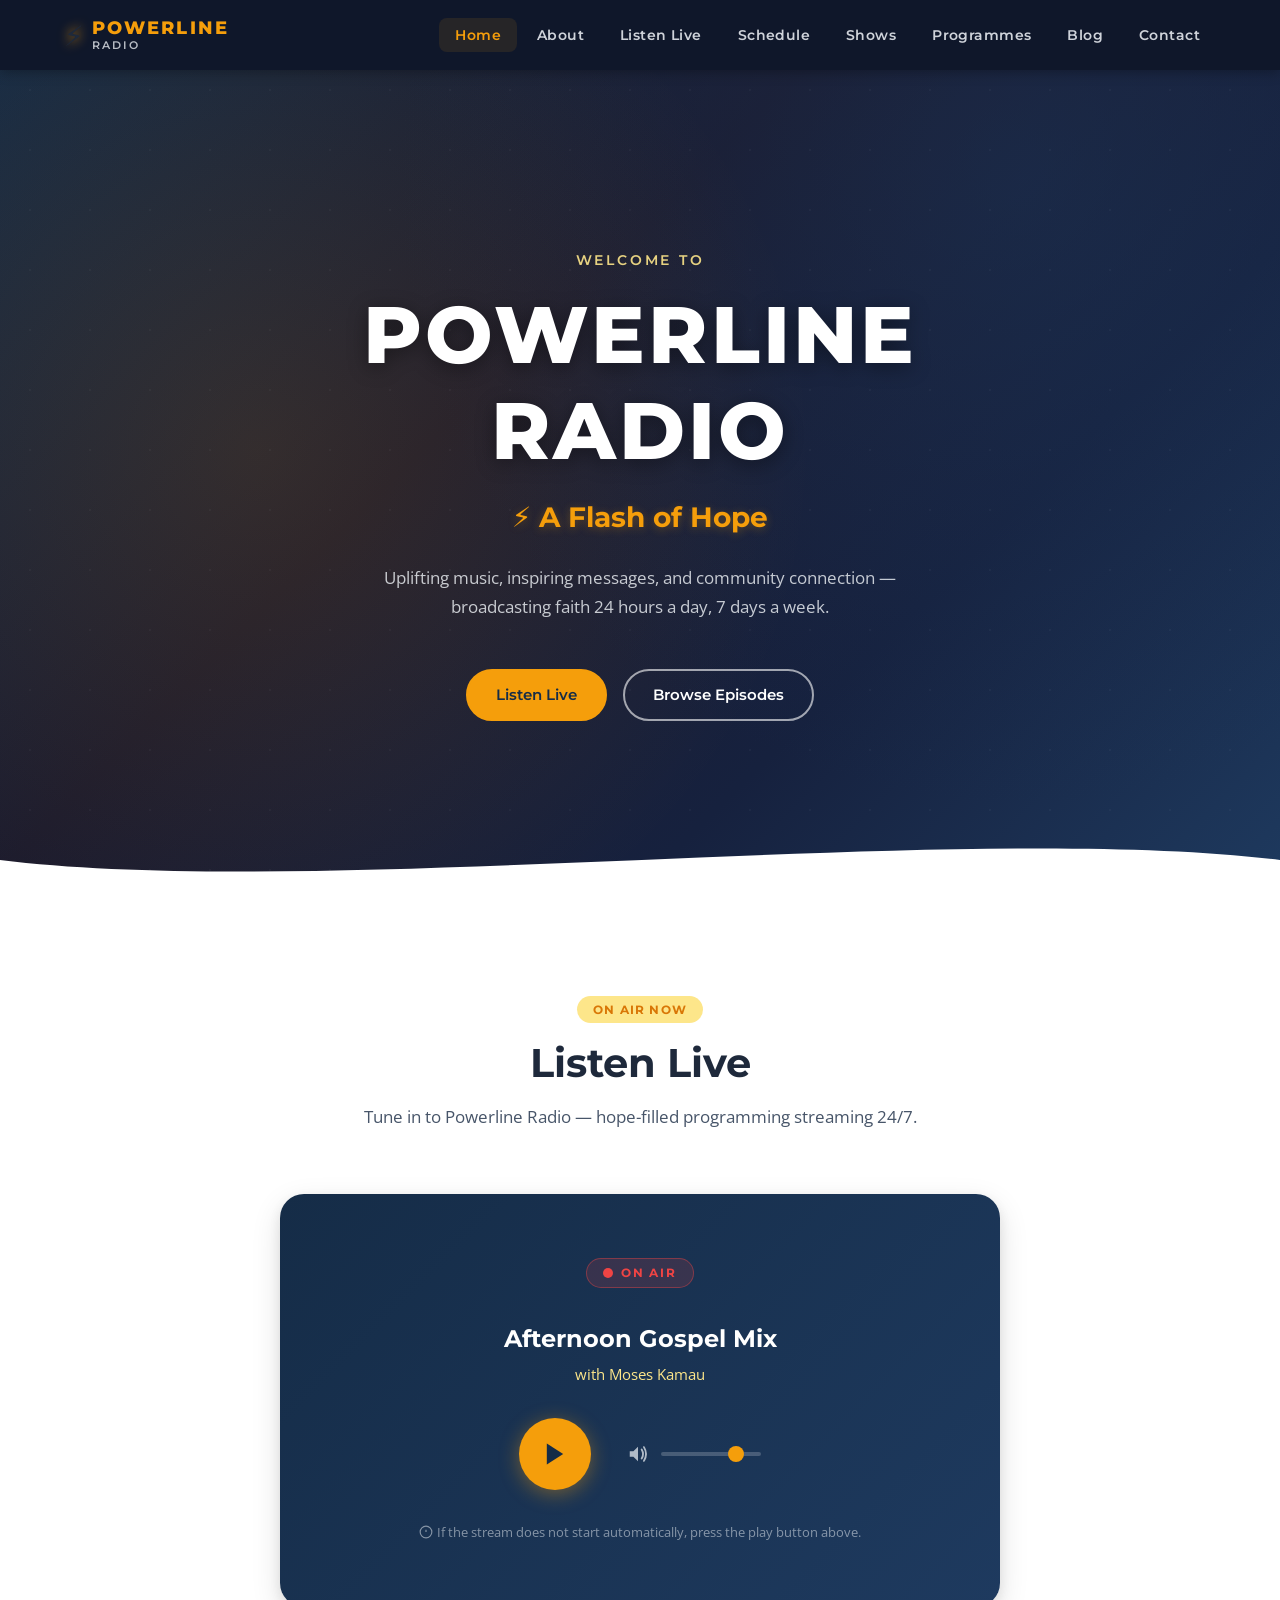
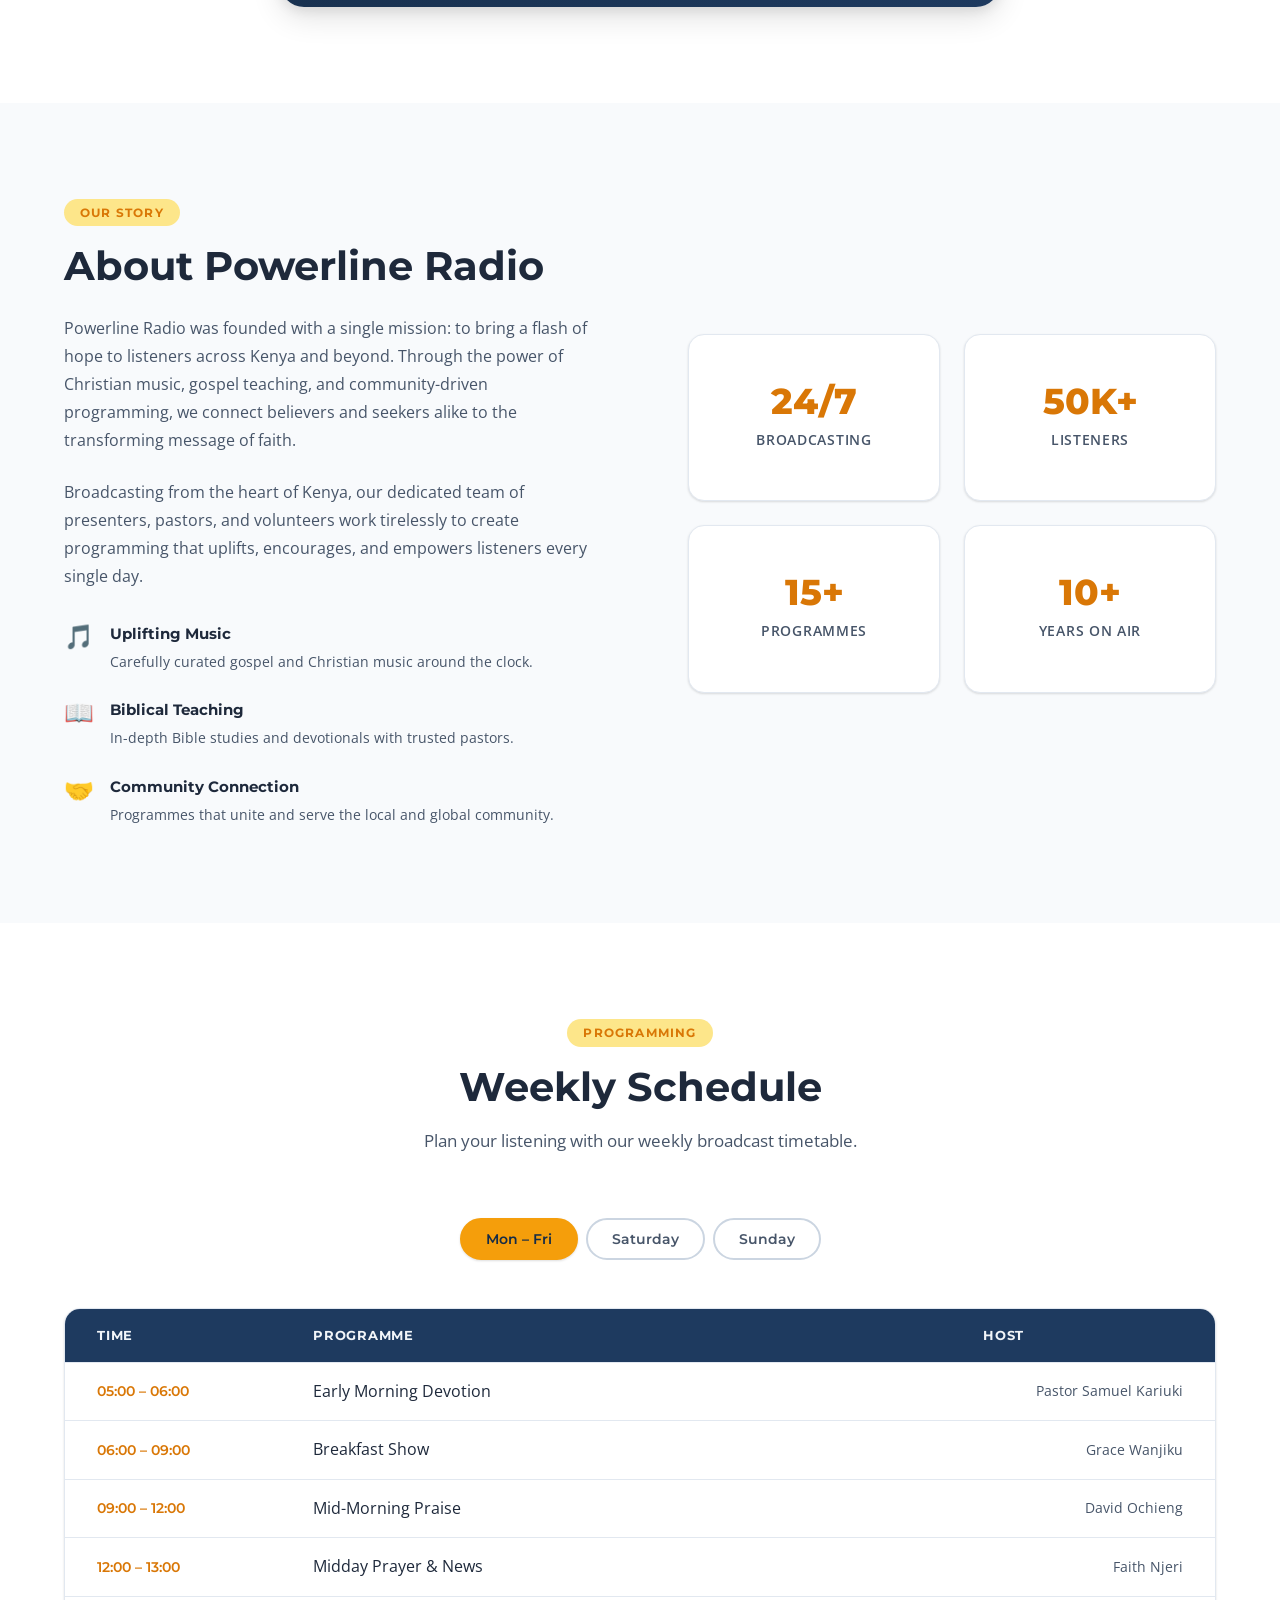
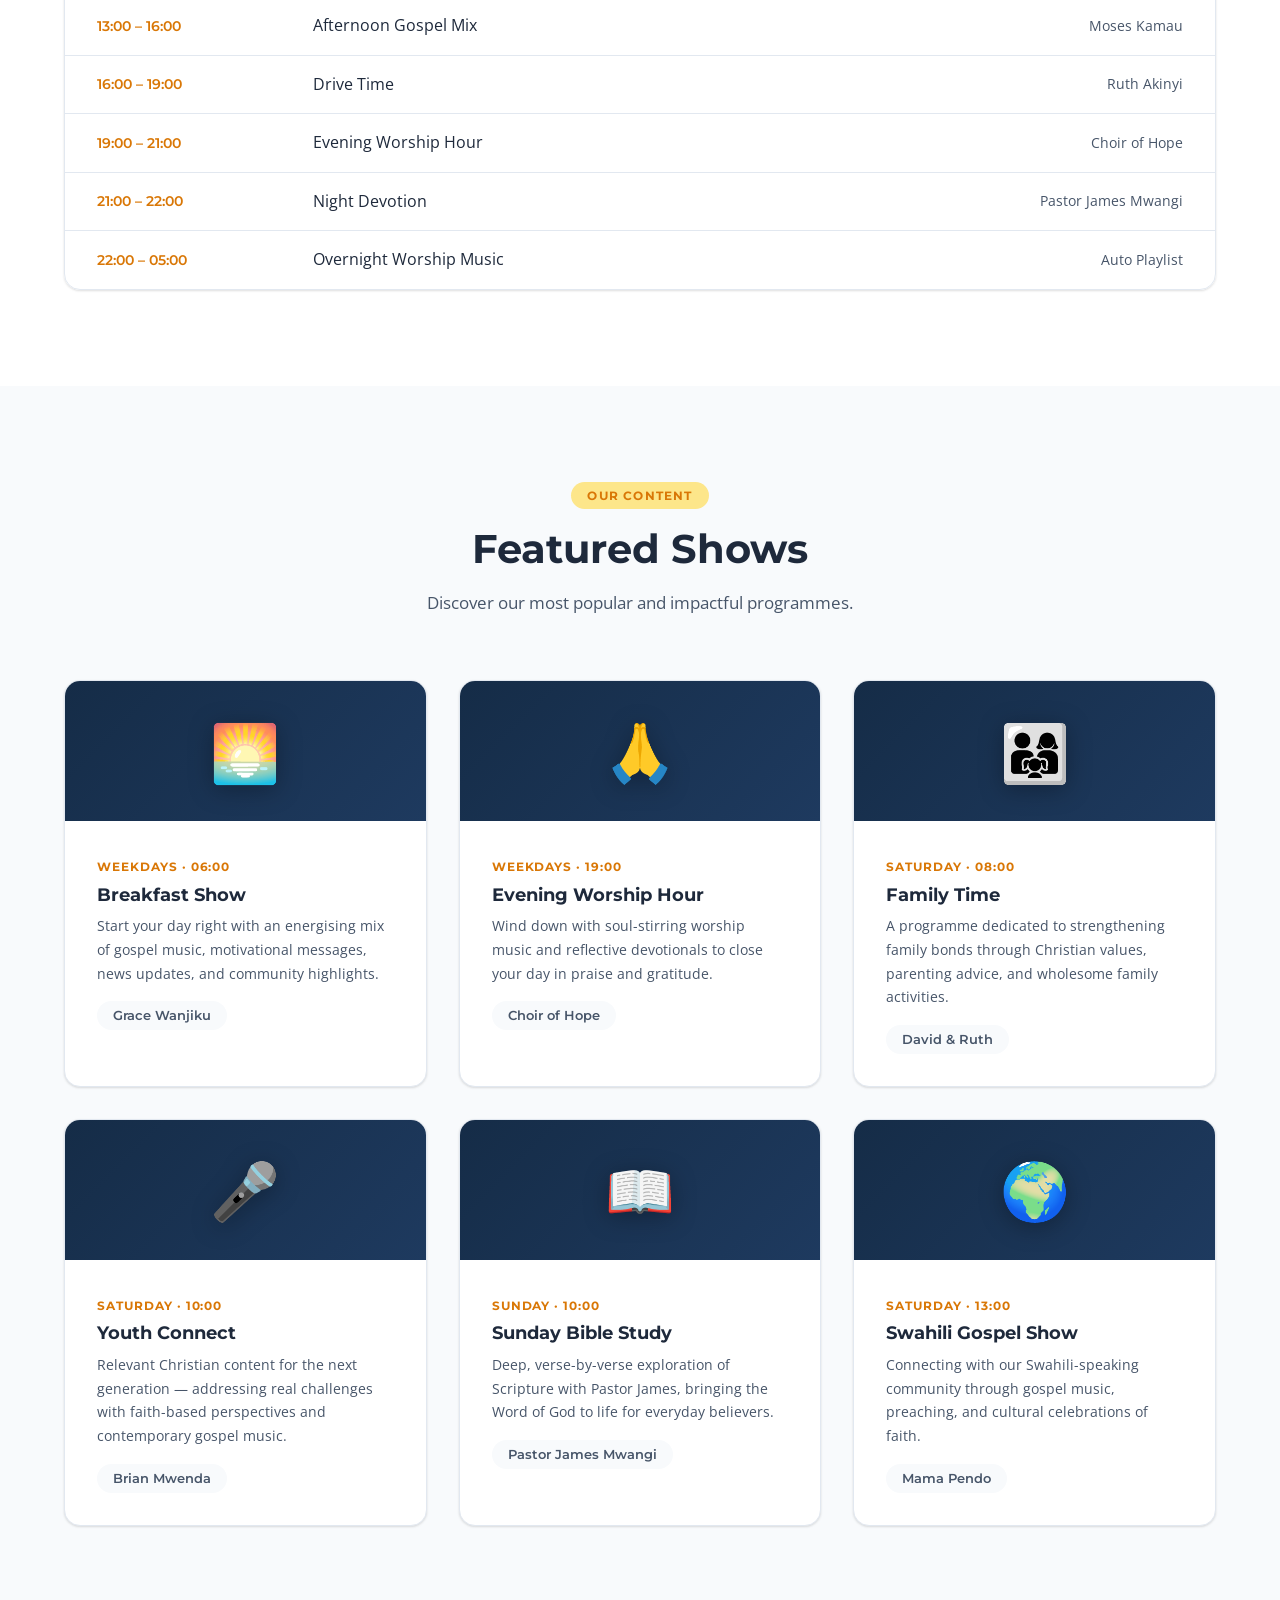
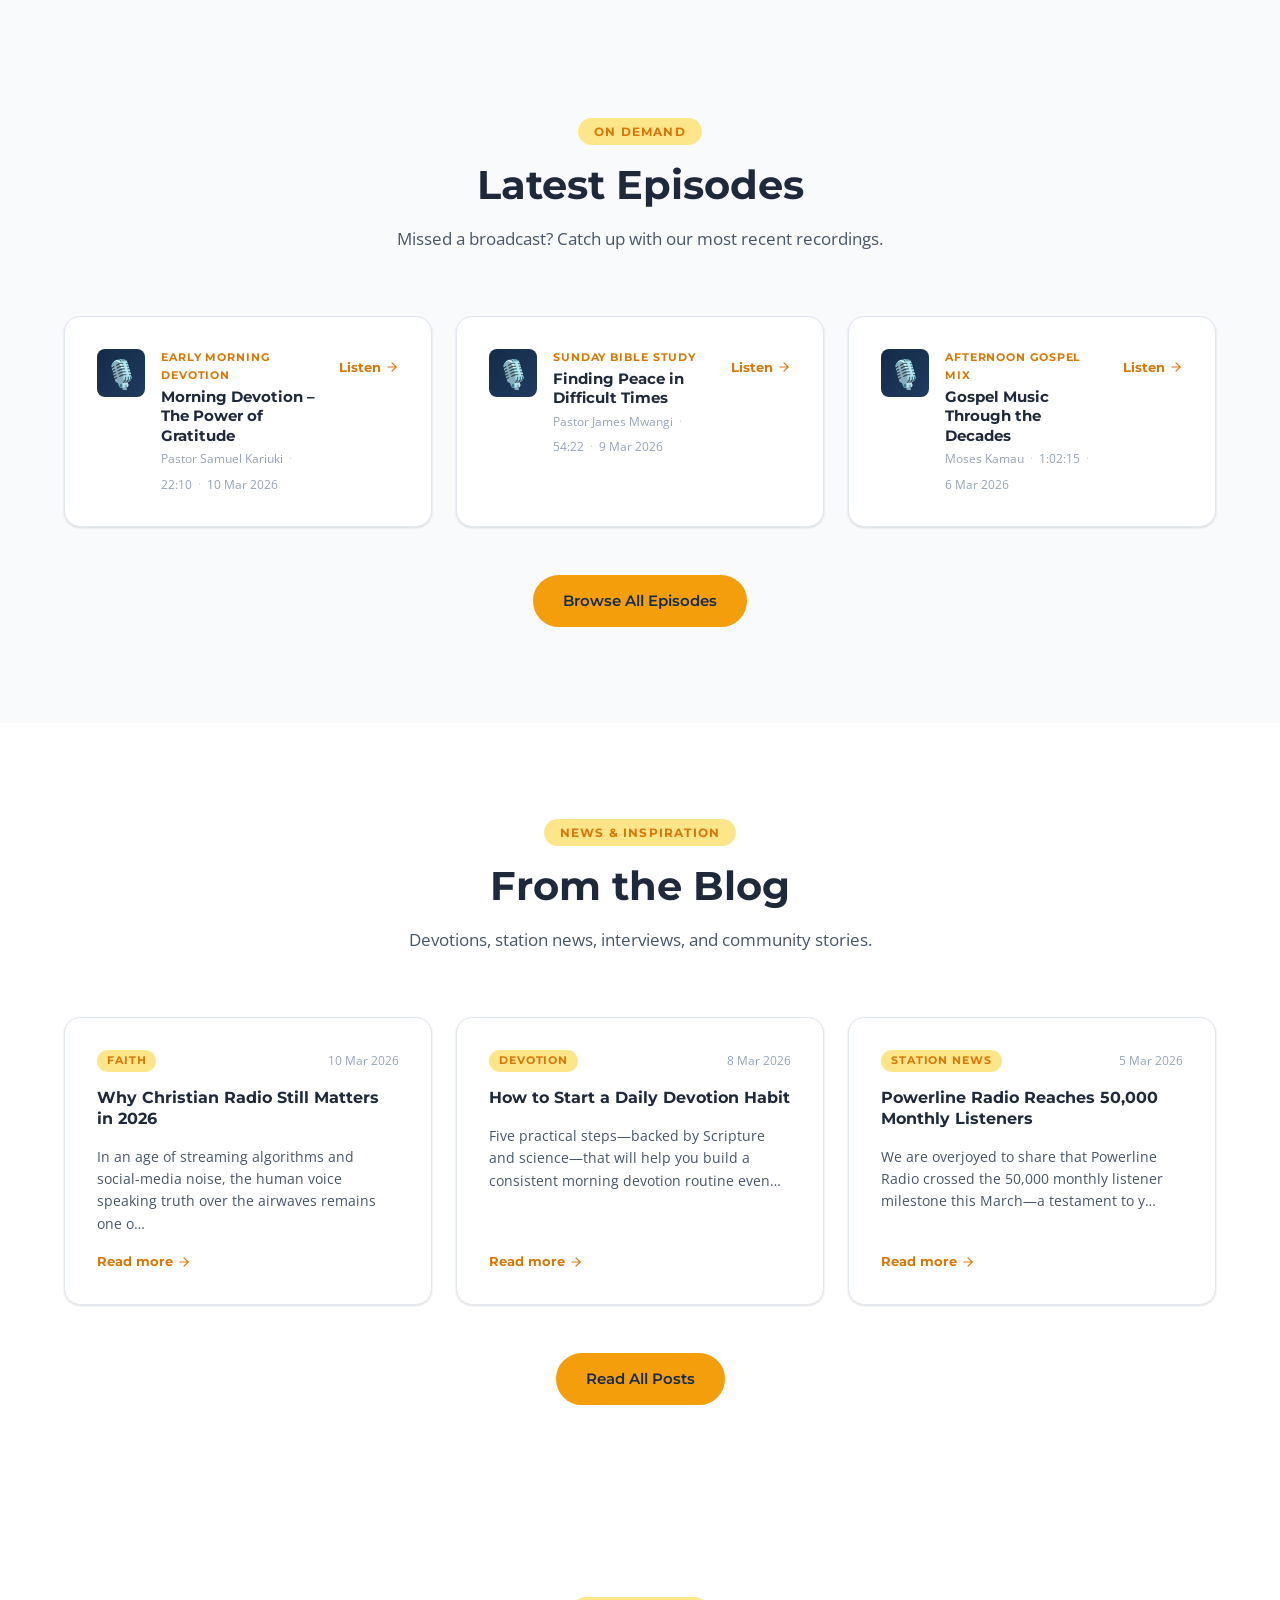
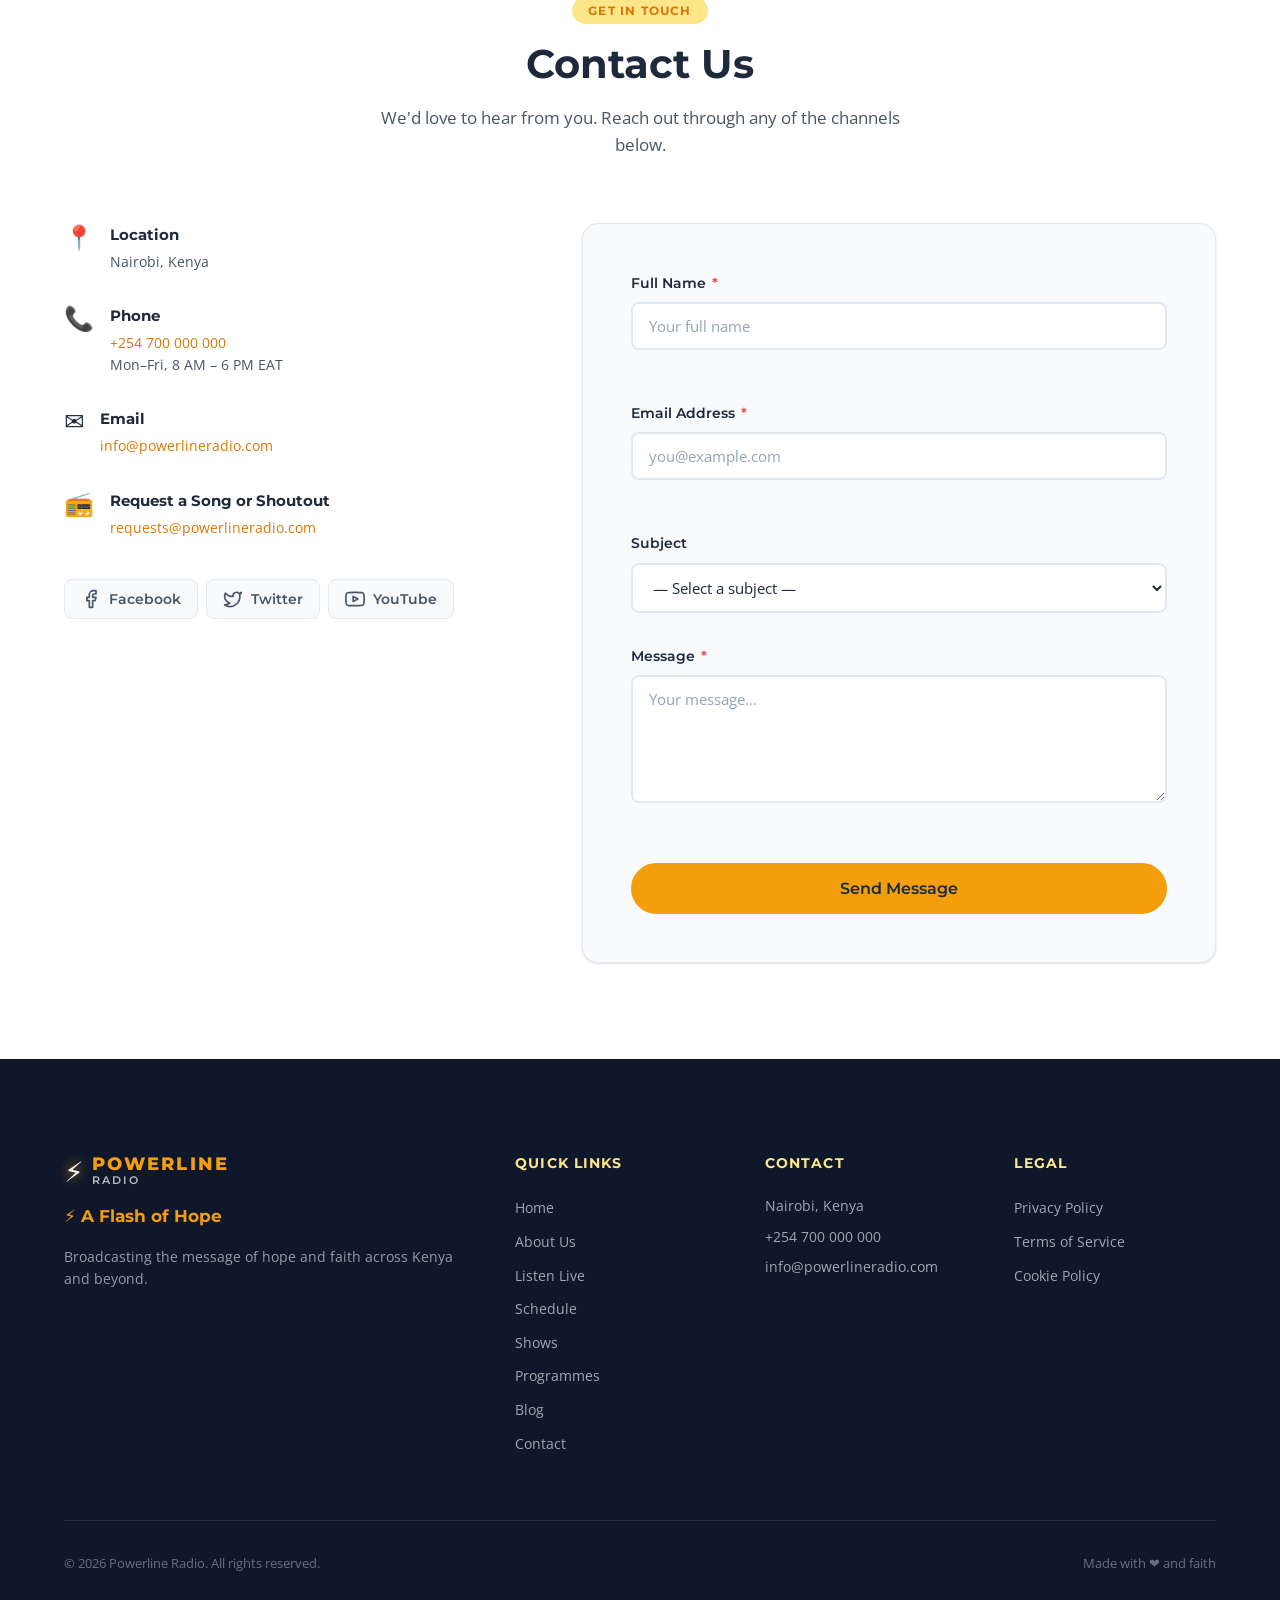
<file: index.html>
<!DOCTYPE html>
<html lang="en">
<head>
  <meta charset="UTF-8" />
  <meta name="viewport" content="width=device-width, initial-scale=1.0" />
  <meta name="description" content="Powerline Radio – A Flash of Hope. Your Christian radio station for uplifting music, inspiring messages, and community connection." />
  <title>Powerline Radio – A Flash of Hope</title>
  <link rel="stylesheet" href="styles.css" />
  <link rel="preconnect" href="https://fonts.googleapis.com" />
  <link rel="preconnect" href="https://fonts.gstatic.com" crossorigin />
  <link href="https://fonts.googleapis.com/css2?family=Montserrat:wght@400;600;700;800&family=Open+Sans:wght@400;600&display=swap" rel="stylesheet" />
</head>
<body>

  <!-- ======== NAVIGATION ======== -->
  <header class="site-header" id="site-header">
    <nav class="navbar" aria-label="Main navigation">
      <div class="nav-brand">
        <div class="logo-icon" aria-hidden="true">⚡</div>
        <div class="logo-text">
          <span class="logo-title">POWERLINE</span>
          <span class="logo-subtitle">RADIO</span>
        </div>
      </div>

      <button class="nav-toggle" id="nav-toggle" aria-expanded="false" aria-controls="nav-menu" aria-label="Toggle navigation menu">
        <span class="hamburger-bar"></span>
        <span class="hamburger-bar"></span>
        <span class="hamburger-bar"></span>
      </button>

      <ul class="nav-menu" id="nav-menu" role="list">
        <li><a href="#home" class="nav-link">Home</a></li>
        <li><a href="#about" class="nav-link">About</a></li>
        <li><a href="#listen" class="nav-link">Listen Live</a></li>
        <li><a href="#schedule" class="nav-link">Schedule</a></li>
        <li><a href="#shows" class="nav-link">Shows</a></li>
        <li><a href="programmes.html" class="nav-link">Programmes</a></li>
        <li><a href="blog.html" class="nav-link">Blog</a></li>
        <li><a href="#contact" class="nav-link">Contact</a></li>
      </ul>
    </nav>
  </header>

  <!-- ======== HERO ======== -->
  <section class="hero" id="home" aria-labelledby="hero-heading">
    <div class="hero-overlay"></div>
    <div class="hero-content">
      <span class="hero-tagline-pre">Welcome to</span>
      <h1 id="hero-heading" class="hero-title">POWERLINE RADIO</h1>
      <p class="hero-tagline">⚡ A Flash of Hope</p>
      <p class="hero-description">
        Uplifting music, inspiring messages, and community connection —
        broadcasting faith 24 hours a day, 7 days a week.
      </p>
      <div class="hero-cta">
        <a href="#listen" class="btn btn-primary">Listen Live</a>
        <a href="programmes.html" class="btn btn-outline">Browse Episodes</a>
      </div>
    </div>
    <div class="hero-wave">
      <svg viewBox="0 0 1200 80" preserveAspectRatio="none" aria-hidden="true">
        <path d="M0,40 C300,80 900,0 1200,40 L1200,80 L0,80 Z" fill="var(--bg-primary)"/>
      </svg>
    </div>
  </section>

  <!-- ======== LIVE PLAYER ======== -->
  <section class="listen-section" id="listen" aria-labelledby="listen-heading">
    <div class="container">
      <div class="section-header">
        <span class="section-badge">On Air Now</span>
        <h2 id="listen-heading" class="section-title">Listen Live</h2>
        <p class="section-subtitle">Tune in to Powerline Radio — hope-filled programming streaming 24/7.</p>
      </div>

      <div class="player-card" role="region" aria-label="Live radio player">
        <div class="player-on-air">
          <span class="on-air-dot" aria-hidden="true"></span>
          <span class="on-air-label">ON AIR</span>
        </div>
        <div class="player-show-info">
          <p class="player-show-name" id="current-show">Morning Devotion</p>
          <p class="player-show-host" id="current-host">with Pastor James Mwangi</p>
        </div>
        <div class="player-controls">
          <button class="player-btn play-pause-btn" id="play-pause-btn" aria-label="Play live stream">
            <svg class="play-icon" viewBox="0 0 24 24" aria-hidden="true">
              <polygon points="5,3 19,12 5,21" fill="currentColor"/>
            </svg>
            <svg class="pause-icon hidden" viewBox="0 0 24 24" aria-hidden="true">
              <rect x="6" y="4" width="4" height="16" fill="currentColor"/>
              <rect x="14" y="4" width="4" height="16" fill="currentColor"/>
            </svg>
          </button>
          <div class="player-volume" aria-label="Volume control">
            <button class="volume-btn" id="volume-btn" aria-label="Toggle mute">
              <svg class="volume-icon" viewBox="0 0 24 24" aria-hidden="true">
                <path d="M3,9 L3,15 L7,15 L12,20 L12,4 L7,9 Z" fill="currentColor"/>
                <path d="M16,7 Q19,12 16,17" stroke="currentColor" stroke-width="2" fill="none" stroke-linecap="round"/>
                <path d="M18.5,4.5 Q23,12 18.5,19.5" stroke="currentColor" stroke-width="2" fill="none" stroke-linecap="round"/>
              </svg>
            </button>
            <input type="range" class="volume-slider" id="volume-slider" min="0" max="100" value="80" aria-label="Volume" />
          </div>
        </div>
        <audio id="radio-stream" preload="none">
          <!-- Replace with your actual stream URL -->
          <source src="https://stream.powerlineradio.com/live" type="audio/mpeg" />
          Your browser does not support audio streaming.
        </audio>
        <p class="player-note">
          <svg viewBox="0 0 24 24" width="14" height="14" aria-hidden="true"><circle cx="12" cy="12" r="10" stroke="currentColor" stroke-width="2" fill="none"/><line x1="12" y1="8" x2="12" y2="12" stroke="currentColor" stroke-width="2"/><line x1="12" y1="16" x2="12.01" y2="16" stroke="currentColor" stroke-width="3"/></svg>
          If the stream does not start automatically, press the play button above.
        </p>
      </div>
    </div>
  </section>

  <!-- ======== ABOUT ======== -->
  <section class="about-section" id="about" aria-labelledby="about-heading">
    <div class="container">
      <div class="about-grid">
        <div class="about-text">
          <span class="section-badge">Our Story</span>
          <h2 id="about-heading" class="section-title">About Powerline Radio</h2>
          <p>
            Powerline Radio was founded with a single mission: to bring a flash of hope
            to listeners across Kenya and beyond. Through the power of Christian music,
            gospel teaching, and community-driven programming, we connect believers and
            seekers alike to the transforming message of faith.
          </p>
          <p>
            Broadcasting from the heart of Kenya, our dedicated team of presenters,
            pastors, and volunteers work tirelessly to create programming that uplifts,
            encourages, and empowers listeners every single day.
          </p>
          <ul class="about-values" role="list">
            <li>
              <span class="value-icon" aria-hidden="true">🎵</span>
              <div>
                <strong>Uplifting Music</strong>
                <p>Carefully curated gospel and Christian music around the clock.</p>
              </div>
            </li>
            <li>
              <span class="value-icon" aria-hidden="true">📖</span>
              <div>
                <strong>Biblical Teaching</strong>
                <p>In-depth Bible studies and devotionals with trusted pastors.</p>
              </div>
            </li>
            <li>
              <span class="value-icon" aria-hidden="true">🤝</span>
              <div>
                <strong>Community Connection</strong>
                <p>Programmes that unite and serve the local and global community.</p>
              </div>
            </li>
          </ul>
        </div>
        <div class="about-stats" aria-label="Station statistics">
          <div class="stat-card">
            <span class="stat-number">24/7</span>
            <span class="stat-label">Broadcasting</span>
          </div>
          <div class="stat-card">
            <span class="stat-number">50K+</span>
            <span class="stat-label">Listeners</span>
          </div>
          <div class="stat-card">
            <span class="stat-number">15+</span>
            <span class="stat-label">Programmes</span>
          </div>
          <div class="stat-card">
            <span class="stat-number">10+</span>
            <span class="stat-label">Years on Air</span>
          </div>
        </div>
      </div>
    </div>
  </section>

  <!-- ======== SCHEDULE ======== -->
  <section class="schedule-section" id="schedule" aria-labelledby="schedule-heading">
    <div class="container">
      <div class="section-header">
        <span class="section-badge">Programming</span>
        <h2 id="schedule-heading" class="section-title">Weekly Schedule</h2>
        <p class="section-subtitle">Plan your listening with our weekly broadcast timetable.</p>
      </div>

      <div class="schedule-tabs" role="tablist" aria-label="Days of the week">
        <button class="tab-btn active" role="tab" aria-selected="true" aria-controls="tab-weekday" id="btn-weekday" data-tab="weekday">Mon – Fri</button>
        <button class="tab-btn" role="tab" aria-selected="false" aria-controls="tab-saturday" id="btn-saturday" data-tab="saturday">Saturday</button>
        <button class="tab-btn" role="tab" aria-selected="false" aria-controls="tab-sunday" id="btn-sunday" data-tab="sunday">Sunday</button>
      </div>

      <div class="schedule-panel" id="tab-weekday" role="tabpanel" aria-labelledby="btn-weekday">
        <div class="schedule-table" role="table" aria-label="Weekday schedule">
          <div class="schedule-row header-row" role="row">
            <span role="columnheader">Time</span>
            <span role="columnheader">Programme</span>
            <span role="columnheader">Host</span>
          </div>
          <div class="schedule-row" role="row">
            <span role="cell" class="time-cell">05:00 – 06:00</span>
            <span role="cell">Early Morning Devotion</span>
            <span role="cell" class="host-cell">Pastor Samuel Kariuki</span>
          </div>
          <div class="schedule-row" role="row">
            <span role="cell" class="time-cell">06:00 – 09:00</span>
            <span role="cell">Breakfast Show</span>
            <span role="cell" class="host-cell">Grace Wanjiku</span>
          </div>
          <div class="schedule-row" role="row">
            <span role="cell" class="time-cell">09:00 – 12:00</span>
            <span role="cell">Mid-Morning Praise</span>
            <span role="cell" class="host-cell">David Ochieng</span>
          </div>
          <div class="schedule-row" role="row">
            <span role="cell" class="time-cell">12:00 – 13:00</span>
            <span role="cell">Midday Prayer &amp; News</span>
            <span role="cell" class="host-cell">Faith Njeri</span>
          </div>
          <div class="schedule-row" role="row">
            <span role="cell" class="time-cell">13:00 – 16:00</span>
            <span role="cell">Afternoon Gospel Mix</span>
            <span role="cell" class="host-cell">Moses Kamau</span>
          </div>
          <div class="schedule-row" role="row">
            <span role="cell" class="time-cell">16:00 – 19:00</span>
            <span role="cell">Drive Time</span>
            <span role="cell" class="host-cell">Ruth Akinyi</span>
          </div>
          <div class="schedule-row" role="row">
            <span role="cell" class="time-cell">19:00 – 21:00</span>
            <span role="cell">Evening Worship Hour</span>
            <span role="cell" class="host-cell">Choir of Hope</span>
          </div>
          <div class="schedule-row" role="row">
            <span role="cell" class="time-cell">21:00 – 22:00</span>
            <span role="cell">Night Devotion</span>
            <span role="cell" class="host-cell">Pastor James Mwangi</span>
          </div>
          <div class="schedule-row" role="row">
            <span role="cell" class="time-cell">22:00 – 05:00</span>
            <span role="cell">Overnight Worship Music</span>
            <span role="cell" class="host-cell">Auto Playlist</span>
          </div>
        </div>
      </div>

      <div class="schedule-panel hidden" id="tab-saturday" role="tabpanel" aria-labelledby="btn-saturday">
        <div class="schedule-table" role="table" aria-label="Saturday schedule">
          <div class="schedule-row header-row" role="row">
            <span role="columnheader">Time</span>
            <span role="columnheader">Programme</span>
            <span role="columnheader">Host</span>
          </div>
          <div class="schedule-row" role="row">
            <span role="cell" class="time-cell">06:00 – 08:00</span>
            <span role="cell">Saturday Morning Praise</span>
            <span role="cell" class="host-cell">Grace Wanjiku</span>
          </div>
          <div class="schedule-row" role="row">
            <span role="cell" class="time-cell">08:00 – 10:00</span>
            <span role="cell">Family Time</span>
            <span role="cell" class="host-cell">David &amp; Ruth</span>
          </div>
          <div class="schedule-row" role="row">
            <span role="cell" class="time-cell">10:00 – 13:00</span>
            <span role="cell">Youth Connect</span>
            <span role="cell" class="host-cell">Brian Mwenda</span>
          </div>
          <div class="schedule-row" role="row">
            <span role="cell" class="time-cell">13:00 – 16:00</span>
            <span role="cell">Swahili Gospel Show</span>
            <span role="cell" class="host-cell">Mama Pendo</span>
          </div>
          <div class="schedule-row" role="row">
            <span role="cell" class="time-cell">16:00 – 20:00</span>
            <span role="cell">Saturday Evening Celebration</span>
            <span role="cell" class="host-cell">Moses Kamau</span>
          </div>
          <div class="schedule-row" role="row">
            <span role="cell" class="time-cell">20:00 – 05:00</span>
            <span role="cell">Overnight Worship Music</span>
            <span role="cell" class="host-cell">Auto Playlist</span>
          </div>
        </div>
      </div>

      <div class="schedule-panel hidden" id="tab-sunday" role="tabpanel" aria-labelledby="btn-sunday">
        <div class="schedule-table" role="table" aria-label="Sunday schedule">
          <div class="schedule-row header-row" role="row">
            <span role="columnheader">Time</span>
            <span role="columnheader">Programme</span>
            <span role="columnheader">Host</span>
          </div>
          <div class="schedule-row" role="row">
            <span role="cell" class="time-cell">06:00 – 08:00</span>
            <span role="cell">Sunday Morning Worship</span>
            <span role="cell" class="host-cell">Pastor Samuel Kariuki</span>
          </div>
          <div class="schedule-row" role="row">
            <span role="cell" class="time-cell">08:00 – 10:00</span>
            <span role="cell">Live Church Service</span>
            <span role="cell" class="host-cell">Various Pastors</span>
          </div>
          <div class="schedule-row" role="row">
            <span role="cell" class="time-cell">10:00 – 13:00</span>
            <span role="cell">Sunday Bible Study</span>
            <span role="cell" class="host-cell">Pastor James Mwangi</span>
          </div>
          <div class="schedule-row" role="row">
            <span role="cell" class="time-cell">13:00 – 17:00</span>
            <span role="cell">Afternoon Gospel Hymns</span>
            <span role="cell" class="host-cell">Choir of Hope</span>
          </div>
          <div class="schedule-row" role="row">
            <span role="cell" class="time-cell">17:00 – 20:00</span>
            <span role="cell">Sunday Evening Service</span>
            <span role="cell" class="host-cell">Various Pastors</span>
          </div>
          <div class="schedule-row" role="row">
            <span role="cell" class="time-cell">20:00 – 05:00</span>
            <span role="cell">Overnight Worship Music</span>
            <span role="cell" class="host-cell">Auto Playlist</span>
          </div>
        </div>
      </div>
    </div>
  </section>

  <!-- ======== SHOWS ======== -->
  <section class="shows-section" id="shows" aria-labelledby="shows-heading">
    <div class="container">
      <div class="section-header">
        <span class="section-badge">Our Content</span>
        <h2 id="shows-heading" class="section-title">Featured Shows</h2>
        <p class="section-subtitle">Discover our most popular and impactful programmes.</p>
      </div>

      <div class="shows-grid">
        <article class="show-card">
          <div class="show-card-img" aria-hidden="true">
            <span class="show-icon">🌅</span>
          </div>
          <div class="show-card-body">
            <span class="show-time">Weekdays · 06:00</span>
            <h3 class="show-title">Breakfast Show</h3>
            <p class="show-description">
              Start your day right with an energising mix of gospel music,
              motivational messages, news updates, and community highlights.
            </p>
            <span class="show-host">Grace Wanjiku</span>
          </div>
        </article>

        <article class="show-card">
          <div class="show-card-img" aria-hidden="true">
            <span class="show-icon">🙏</span>
          </div>
          <div class="show-card-body">
            <span class="show-time">Weekdays · 19:00</span>
            <h3 class="show-title">Evening Worship Hour</h3>
            <p class="show-description">
              Wind down with soul-stirring worship music and reflective devotionals
              to close your day in praise and gratitude.
            </p>
            <span class="show-host">Choir of Hope</span>
          </div>
        </article>

        <article class="show-card">
          <div class="show-card-img" aria-hidden="true">
            <span class="show-icon">👨‍👩‍👧</span>
          </div>
          <div class="show-card-body">
            <span class="show-time">Saturday · 08:00</span>
            <h3 class="show-title">Family Time</h3>
            <p class="show-description">
              A programme dedicated to strengthening family bonds through
              Christian values, parenting advice, and wholesome family activities.
            </p>
            <span class="show-host">David &amp; Ruth</span>
          </div>
        </article>

        <article class="show-card">
          <div class="show-card-img" aria-hidden="true">
            <span class="show-icon">🎤</span>
          </div>
          <div class="show-card-body">
            <span class="show-time">Saturday · 10:00</span>
            <h3 class="show-title">Youth Connect</h3>
            <p class="show-description">
              Relevant Christian content for the next generation — addressing
              real challenges with faith-based perspectives and contemporary gospel music.
            </p>
            <span class="show-host">Brian Mwenda</span>
          </div>
        </article>

        <article class="show-card">
          <div class="show-card-img" aria-hidden="true">
            <span class="show-icon">📖</span>
          </div>
          <div class="show-card-body">
            <span class="show-time">Sunday · 10:00</span>
            <h3 class="show-title">Sunday Bible Study</h3>
            <p class="show-description">
              Deep, verse-by-verse exploration of Scripture with Pastor James,
              bringing the Word of God to life for everyday believers.
            </p>
            <span class="show-host">Pastor James Mwangi</span>
          </div>
        </article>

        <article class="show-card">
          <div class="show-card-img" aria-hidden="true">
            <span class="show-icon">🌍</span>
          </div>
          <div class="show-card-body">
            <span class="show-time">Saturday · 13:00</span>
            <h3 class="show-title">Swahili Gospel Show</h3>
            <p class="show-description">
              Connecting with our Swahili-speaking community through gospel music,
              preaching, and cultural celebrations of faith.
            </p>
            <span class="show-host">Mama Pendo</span>
          </div>
        </article>
      </div>
    </div>
  </section>

  <!-- ======== LATEST EPISODES ======== -->
  <section class="latest-episodes-section" id="latest-episodes" aria-labelledby="latest-ep-heading">
    <div class="container">
      <div class="section-header">
        <span class="section-badge">On Demand</span>
        <h2 id="latest-ep-heading" class="section-title">Latest Episodes</h2>
        <p class="section-subtitle">Missed a broadcast? Catch up with our most recent recordings.</p>
      </div>
      <div class="latest-episodes-grid" id="latest-episodes-grid">
        <!-- Populated by index-previews.js -->
      </div>
      <div class="section-cta">
        <a href="programmes.html" class="btn btn-primary">Browse All Episodes</a>
      </div>
    </div>
  </section>

  <!-- ======== LATEST BLOG POSTS ======== -->
  <section class="latest-posts-section" id="latest-posts" aria-labelledby="latest-posts-heading">
    <div class="container">
      <div class="section-header">
        <span class="section-badge">News &amp; Inspiration</span>
        <h2 id="latest-posts-heading" class="section-title">From the Blog</h2>
        <p class="section-subtitle">Devotions, station news, interviews, and community stories.</p>
      </div>
      <div class="latest-posts-grid" id="latest-posts-grid">
        <!-- Populated by index-previews.js -->
      </div>
      <div class="section-cta">
        <a href="blog.html" class="btn btn-primary">Read All Posts</a>
      </div>
    </div>
  </section>

  <!-- ======== CONTACT ======== -->
  <section class="contact-section" id="contact" aria-labelledby="contact-heading">
    <div class="container">
      <div class="section-header">
        <span class="section-badge">Get In Touch</span>
        <h2 id="contact-heading" class="section-title">Contact Us</h2>
        <p class="section-subtitle">We'd love to hear from you. Reach out through any of the channels below.</p>
      </div>

      <div class="contact-grid">
        <div class="contact-info">
          <div class="contact-item">
            <span class="contact-icon" aria-hidden="true">📍</span>
            <div>
              <strong>Location</strong>
              <p>Nairobi, Kenya</p>
            </div>
          </div>
          <div class="contact-item">
            <span class="contact-icon" aria-hidden="true">📞</span>
            <div>
              <strong>Phone</strong>
              <p><a href="tel:+254700000000">+254 700 000 000</a></p>
              <p>Mon–Fri, 8 AM – 6 PM EAT</p>
            </div>
          </div>
          <div class="contact-item">
            <span class="contact-icon" aria-hidden="true">✉️</span>
            <div>
              <strong>Email</strong>
              <p><a href="mailto:info@powerlineradio.com">info@powerlineradio.com</a></p>
            </div>
          </div>
          <div class="contact-item">
            <span class="contact-icon" aria-hidden="true">📻</span>
            <div>
              <strong>Request a Song or Shoutout</strong>
              <p><a href="mailto:requests@powerlineradio.com">requests@powerlineradio.com</a></p>
            </div>
          </div>
          <div class="social-links" aria-label="Social media links">
            <a href="#" class="social-btn" aria-label="Facebook">
              <svg viewBox="0 0 24 24" width="20" height="20" aria-hidden="true"><path d="M18 2h-3a5 5 0 0 0-5 5v3H7v4h3v8h4v-8h3l1-4h-4V7a1 1 0 0 1 1-1h3z" stroke="currentColor" stroke-width="2" fill="none" stroke-linecap="round" stroke-linejoin="round"/></svg>
              Facebook
            </a>
            <a href="#" class="social-btn" aria-label="Twitter / X">
              <svg viewBox="0 0 24 24" width="20" height="20" aria-hidden="true"><path d="M22 4s-.7 2.1-2 3.4c1.6 10-9.4 17.3-18 11.6 2.2.1 4.4-.6 6-2C3 15.5.5 9.6 3 5c2.2 2.6 5.6 4.1 9 4-.9-4.2 4-6.6 7-3.8 1.1 0 3-1.2 3-1.2z" stroke="currentColor" stroke-width="2" fill="none" stroke-linecap="round" stroke-linejoin="round"/></svg>
              Twitter
            </a>
            <a href="#" class="social-btn" aria-label="YouTube">
              <svg viewBox="0 0 24 24" width="20" height="20" aria-hidden="true"><path d="M22.54 6.42a2.78 2.78 0 0 0-1.95-1.96C18.88 4 12 4 12 4s-6.88 0-8.59.46a2.78 2.78 0 0 0-1.95 1.96A29 29 0 0 0 1 12a29 29 0 0 0 .46 5.58A2.78 2.78 0 0 0 3.41 19.6C5.12 20 12 20 12 20s6.88 0 8.59-.46a2.78 2.78 0 0 0 1.95-1.95A29 29 0 0 0 23 12a29 29 0 0 0-.46-5.58z" stroke="currentColor" stroke-width="2" fill="none"/><polygon points="9.75 15.02 15.5 12 9.75 8.98 9.75 15.02" stroke="currentColor" stroke-width="2" fill="none" stroke-linejoin="round"/></svg>
              YouTube
            </a>
          </div>
        </div>

        <form class="contact-form" id="contact-form" novalidate aria-label="Contact form">
          <div class="form-group">
            <label for="contact-name">Full Name <span aria-hidden="true">*</span></label>
            <input type="text" id="contact-name" name="name" required autocomplete="name" placeholder="Your full name" />
            <span class="field-error" id="name-error" role="alert" aria-live="polite"></span>
          </div>
          <div class="form-group">
            <label for="contact-email">Email Address <span aria-hidden="true">*</span></label>
            <input type="email" id="contact-email" name="email" required autocomplete="email" placeholder="you@example.com" />
            <span class="field-error" id="email-error" role="alert" aria-live="polite"></span>
          </div>
          <div class="form-group">
            <label for="contact-subject">Subject</label>
            <select id="contact-subject" name="subject" autocomplete="off">
              <option value="">— Select a subject —</option>
              <option value="general">General Enquiry</option>
              <option value="song-request">Song Request</option>
              <option value="shoutout">Shoutout</option>
              <option value="advertising">Advertising</option>
              <option value="prayer">Prayer Request</option>
              <option value="feedback">Feedback</option>
            </select>
          </div>
          <div class="form-group">
            <label for="contact-message">Message <span aria-hidden="true">*</span></label>
            <textarea id="contact-message" name="message" rows="5" required placeholder="Your message…"></textarea>
            <span class="field-error" id="message-error" role="alert" aria-live="polite"></span>
          </div>
          <button type="submit" class="btn btn-primary form-submit-btn">Send Message</button>
          <div class="form-success hidden" id="form-success" role="status" aria-live="polite">
            ✅ Thank you! Your message has been received. We'll get back to you soon.
          </div>
        </form>
      </div>
    </div>
  </section>

  <!-- ======== FOOTER ======== -->
  <footer class="site-footer" aria-labelledby="footer-heading">
    <div class="container">
      <div class="footer-grid">
        <div class="footer-brand">
          <div class="footer-logo">
            <span class="logo-icon" aria-hidden="true">⚡</span>
            <div class="logo-text">
              <span class="logo-title">POWERLINE</span>
              <span class="logo-subtitle">RADIO</span>
            </div>
          </div>
          <p class="footer-tagline">⚡ A Flash of Hope</p>
          <p class="footer-description">
            Broadcasting the message of hope and faith across Kenya and beyond.
          </p>
        </div>

        <nav class="footer-links" aria-label="Footer navigation">
          <h3 id="footer-heading" class="footer-heading">Quick Links</h3>
          <ul role="list">
            <li><a href="#home">Home</a></li>
            <li><a href="#about">About Us</a></li>
            <li><a href="#listen">Listen Live</a></li>
            <li><a href="#schedule">Schedule</a></li>
            <li><a href="#shows">Shows</a></li>
            <li><a href="programmes.html">Programmes</a></li>
            <li><a href="blog.html">Blog</a></li>
            <li><a href="#contact">Contact</a></li>
          </ul>
        </nav>

        <div class="footer-contact">
          <h3 class="footer-heading">Contact</h3>
          <address>
            <p>Nairobi, Kenya</p>
            <p><a href="tel:+254700000000">+254 700 000 000</a></p>
            <p><a href="mailto:info@powerlineradio.com">info@powerlineradio.com</a></p>
          </address>
        </div>

        <div class="footer-legal">
          <h3 class="footer-heading">Legal</h3>
          <ul role="list">
            <li><a href="privacy.html">Privacy Policy</a></li>
            <li><a href="terms.html">Terms of Service</a></li>
            <li><a href="cookies.html">Cookie Policy</a></li>
          </ul>
        </div>
      </div>

      <div class="footer-bottom">
        <p>&copy; <span id="footer-year">2024</span> Powerline Radio. All rights reserved.</p>
        <p class="footer-faith">Made with ❤️ and faith</p>
      </div>
    </div>
  </footer>

  <script src="data.js"></script>
  <script src="index-previews.js"></script>
  <script src="script.js"></script>
</body>
</html>
</file>
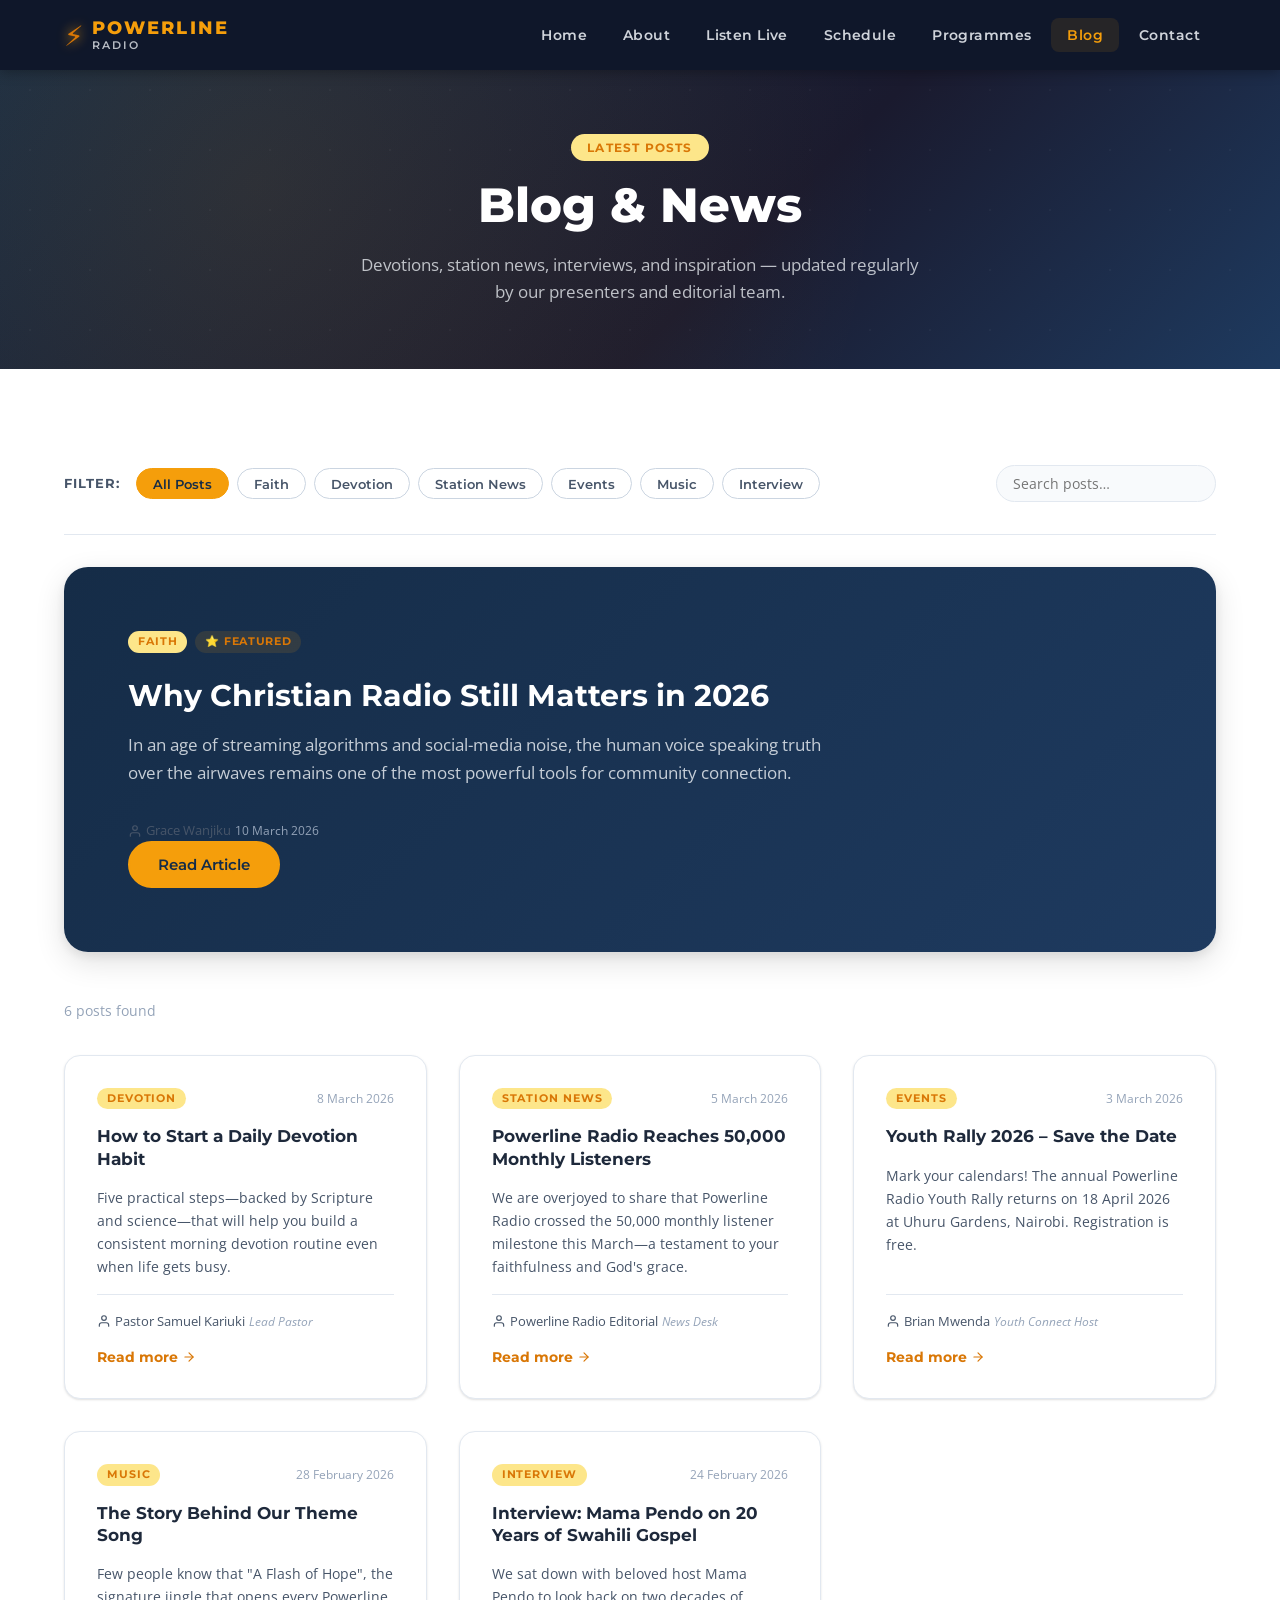
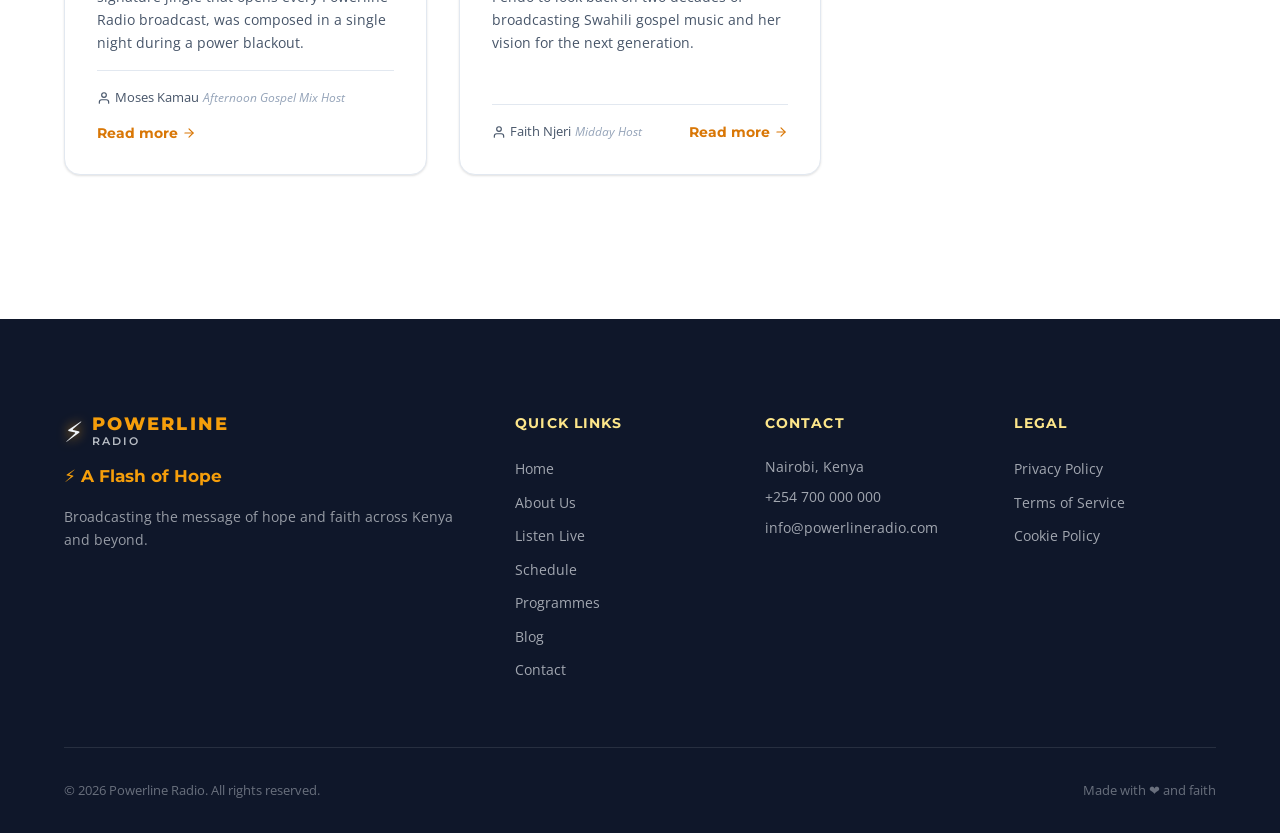
<file: blog.html>
<!DOCTYPE html>
<html lang="en">
<head>
  <meta charset="UTF-8" />
  <meta name="viewport" content="width=device-width, initial-scale=1.0" />
  <meta name="description" content="Powerline Radio Blog – News, devotions, interviews and inspiration from the team at Powerline Radio." />
  <title>Blog – Powerline Radio</title>
  <link rel="stylesheet" href="styles.css" />
  <link rel="preconnect" href="https://fonts.googleapis.com" />
  <link rel="preconnect" href="https://fonts.gstatic.com" crossorigin />
  <link href="https://fonts.googleapis.com/css2?family=Montserrat:wght@400;600;700;800&family=Open+Sans:wght@400;600&display=swap" rel="stylesheet" />
</head>
<body class="inner-page">

  <!-- ======== NAVIGATION ======== -->
  <header class="site-header" id="site-header">
    <nav class="navbar" aria-label="Main navigation">
      <div class="nav-brand">
        <a href="index.html" class="nav-brand-link" aria-label="Powerline Radio home">
          <div class="logo-icon" aria-hidden="true">⚡</div>
          <div class="logo-text">
            <span class="logo-title">POWERLINE</span>
            <span class="logo-subtitle">RADIO</span>
          </div>
        </a>
      </div>

      <button class="nav-toggle" id="nav-toggle" aria-expanded="false" aria-controls="nav-menu" aria-label="Toggle navigation menu">
        <span class="hamburger-bar"></span>
        <span class="hamburger-bar"></span>
        <span class="hamburger-bar"></span>
      </button>

      <ul class="nav-menu" id="nav-menu" role="list">
        <li><a href="index.html" class="nav-link">Home</a></li>
        <li><a href="index.html#about" class="nav-link">About</a></li>
        <li><a href="index.html#listen" class="nav-link">Listen Live</a></li>
        <li><a href="index.html#schedule" class="nav-link">Schedule</a></li>
        <li><a href="programmes.html" class="nav-link">Programmes</a></li>
        <li><a href="blog.html" class="nav-link active" aria-current="page">Blog</a></li>
        <li><a href="index.html#contact" class="nav-link">Contact</a></li>
      </ul>
    </nav>
  </header>

  <!-- ======== PAGE HERO ======== -->
  <section class="page-hero" aria-labelledby="blog-hero-heading">
    <div class="page-hero-overlay"></div>
    <div class="container page-hero-content">
      <span class="section-badge">Latest Posts</span>
      <h1 id="blog-hero-heading" class="page-hero-title">Blog &amp; News</h1>
      <p class="page-hero-subtitle">
        Devotions, station news, interviews, and inspiration — updated regularly by
        our presenters and editorial team.
      </p>
    </div>
  </section>

  <!-- ======== MAIN CONTENT ======== -->
  <main class="blog-main">
    <div class="container">

      <!-- Filter bar -->
      <div class="filter-bar" role="toolbar" aria-label="Filter posts by category">
        <span class="filter-label">Filter:</span>
        <div class="filter-btns" id="blog-filters" role="group" aria-label="Post categories">
          <!-- Populated by blog.js -->
        </div>
        <div class="filter-search">
          <label for="blog-search" class="visually-hidden">Search posts</label>
          <input type="search" id="blog-search" class="search-input" placeholder="Search posts…" autocomplete="off" />
        </div>
      </div>

      <!-- Featured post (shown only when filter is "all") -->
      <div id="featured-post-wrapper">
        <!-- Populated dynamically by blog.js -->
      </div>

      <!-- Results count -->
      <p class="results-count" id="blog-results-count" aria-live="polite" aria-atomic="true"></p>

      <!-- Posts grid -->
      <div class="blog-grid" id="blog-grid" aria-label="Blog posts">
        <!-- Populated dynamically by blog.js -->
      </div>

      <!-- Empty state -->
      <div class="empty-state hidden" id="blog-empty-state" role="status">
        <span class="empty-icon" aria-hidden="true">✍️</span>
        <p>No posts match your search. Try a different keyword or category.</p>
      </div>

      <!-- Pagination -->
      <nav class="pagination" id="blog-pagination" aria-label="Blog pagination">
        <!-- Populated dynamically by blog.js -->
      </nav>

    </div>
  </main>

  <!-- ======== POST MODAL ======== -->
  <div class="post-modal hidden" id="post-modal" role="dialog" aria-modal="true" aria-labelledby="modal-title">
    <div class="post-modal-backdrop" id="post-modal-backdrop"></div>
    <article class="post-modal-content" tabindex="-1">
      <button class="post-modal-close" id="post-modal-close" aria-label="Close post">✕</button>
      <div class="post-modal-header">
        <span class="post-modal-category" id="modal-category"></span>
        <h2 class="post-modal-title" id="modal-title"></h2>
        <div class="post-modal-meta" id="modal-meta"></div>
      </div>
      <div class="post-modal-body" id="modal-body"></div>
      <div class="post-modal-tags" id="modal-tags"></div>
    </article>
  </div>

  <!-- ======== FOOTER ======== -->
  <footer class="site-footer" aria-label="Site footer">
    <div class="container">
      <div class="footer-grid">
        <div class="footer-brand">
          <div class="footer-logo">
            <span class="logo-icon" aria-hidden="true">⚡</span>
            <div class="logo-text">
              <span class="logo-title">POWERLINE</span>
              <span class="logo-subtitle">RADIO</span>
            </div>
          </div>
          <p class="footer-tagline">⚡ A Flash of Hope</p>
          <p class="footer-description">Broadcasting the message of hope and faith across Kenya and beyond.</p>
        </div>
        <nav class="footer-links" aria-label="Footer navigation">
          <h3 class="footer-heading">Quick Links</h3>
          <ul role="list">
            <li><a href="index.html">Home</a></li>
            <li><a href="index.html#about">About Us</a></li>
            <li><a href="index.html#listen">Listen Live</a></li>
            <li><a href="index.html#schedule">Schedule</a></li>
            <li><a href="programmes.html">Programmes</a></li>
            <li><a href="blog.html">Blog</a></li>
            <li><a href="index.html#contact">Contact</a></li>
          </ul>
        </nav>
        <div class="footer-contact">
          <h3 class="footer-heading">Contact</h3>
          <address>
            <p>Nairobi, Kenya</p>
            <p><a href="tel:+254700000000">+254 700 000 000</a></p>
            <p><a href="mailto:info@powerlineradio.com">info@powerlineradio.com</a></p>
          </address>
        </div>
        <div class="footer-legal">
          <h3 class="footer-heading">Legal</h3>
          <ul role="list">
            <li><a href="privacy.html">Privacy Policy</a></li>
            <li><a href="terms.html">Terms of Service</a></li>
            <li><a href="cookies.html">Cookie Policy</a></li>
          </ul>
        </div>
      </div>
      <div class="footer-bottom">
        <p>&copy; <span class="footer-year"></span> Powerline Radio. All rights reserved.</p>
        <p class="footer-faith">Made with ❤️ and faith</p>
      </div>
    </div>
  </footer>

  <script src="data.js"></script>
  <script src="blog.js"></script>
</body>
</html>
</file>
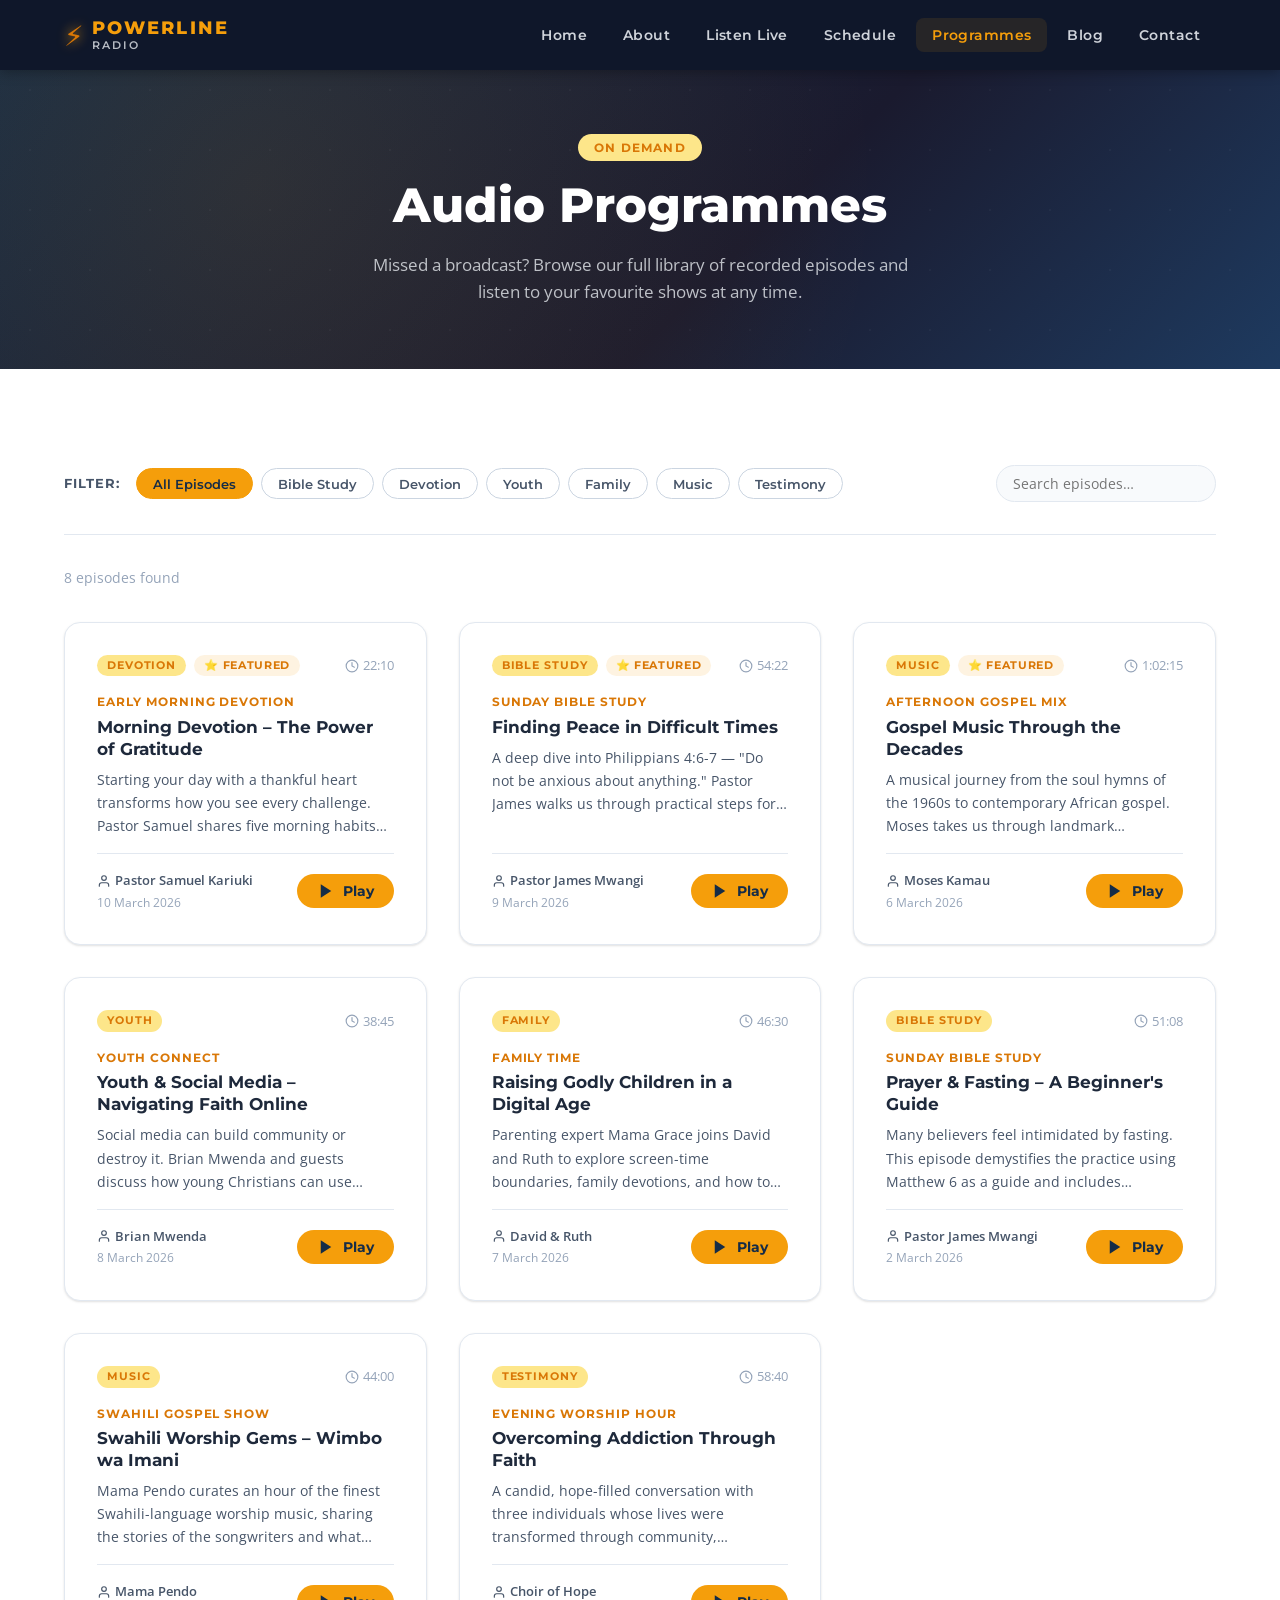
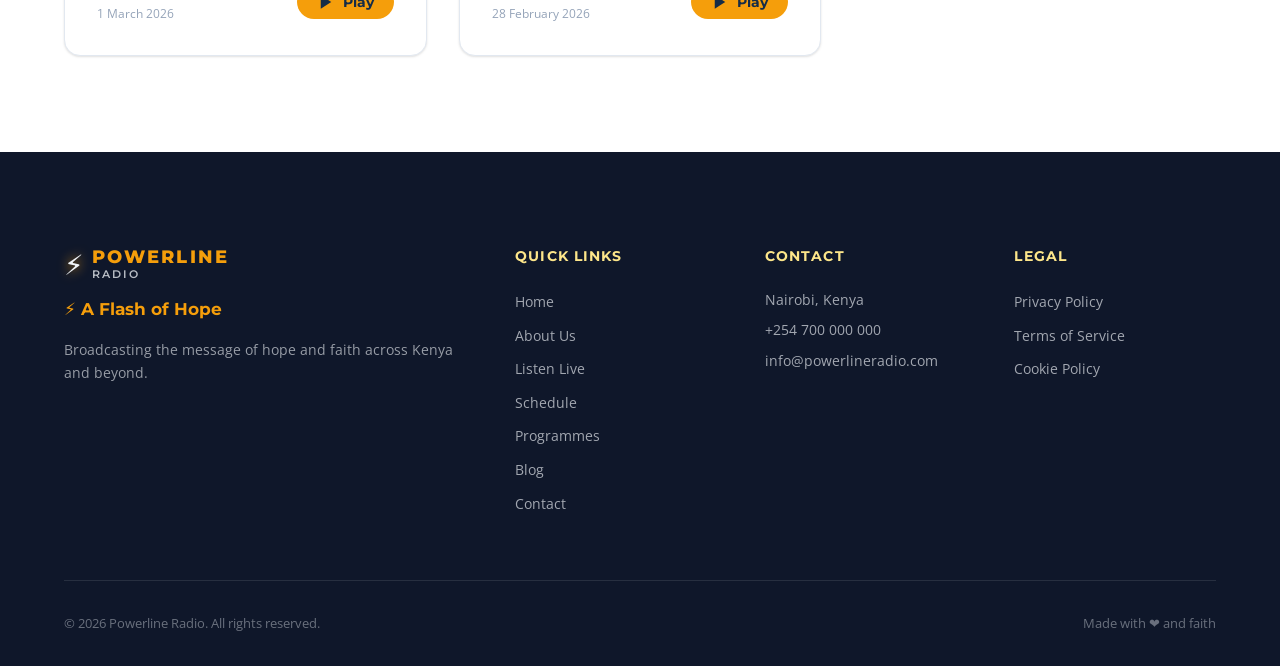
<file: programmes.html>
<!DOCTYPE html>
<html lang="en">
<head>
  <meta charset="UTF-8" />
  <meta name="viewport" content="width=device-width, initial-scale=1.0" />
  <meta name="description" content="Powerline Radio Programmes – Browse and listen to recorded episodes from all your favourite shows, available on demand." />
  <title>Programmes – Powerline Radio</title>
  <link rel="stylesheet" href="styles.css" />
  <link rel="preconnect" href="https://fonts.googleapis.com" />
  <link rel="preconnect" href="https://fonts.gstatic.com" crossorigin />
  <link href="https://fonts.googleapis.com/css2?family=Montserrat:wght@400;600;700;800&family=Open+Sans:wght@400;600&display=swap" rel="stylesheet" />
</head>
<body class="inner-page">

  <!-- ======== NAVIGATION ======== -->
  <header class="site-header" id="site-header">
    <nav class="navbar" aria-label="Main navigation">
      <div class="nav-brand">
        <a href="index.html" class="nav-brand-link" aria-label="Powerline Radio home">
          <div class="logo-icon" aria-hidden="true">⚡</div>
          <div class="logo-text">
            <span class="logo-title">POWERLINE</span>
            <span class="logo-subtitle">RADIO</span>
          </div>
        </a>
      </div>

      <button class="nav-toggle" id="nav-toggle" aria-expanded="false" aria-controls="nav-menu" aria-label="Toggle navigation menu">
        <span class="hamburger-bar"></span>
        <span class="hamburger-bar"></span>
        <span class="hamburger-bar"></span>
      </button>

      <ul class="nav-menu" id="nav-menu" role="list">
        <li><a href="index.html" class="nav-link">Home</a></li>
        <li><a href="index.html#about" class="nav-link">About</a></li>
        <li><a href="index.html#listen" class="nav-link">Listen Live</a></li>
        <li><a href="index.html#schedule" class="nav-link">Schedule</a></li>
        <li><a href="programmes.html" class="nav-link active" aria-current="page">Programmes</a></li>
        <li><a href="blog.html" class="nav-link">Blog</a></li>
        <li><a href="index.html#contact" class="nav-link">Contact</a></li>
      </ul>
    </nav>
  </header>

  <!-- ======== PAGE HERO ======== -->
  <section class="page-hero" aria-labelledby="page-hero-heading">
    <div class="page-hero-overlay"></div>
    <div class="container page-hero-content">
      <span class="section-badge">On Demand</span>
      <h1 id="page-hero-heading" class="page-hero-title">Audio Programmes</h1>
      <p class="page-hero-subtitle">
        Missed a broadcast? Browse our full library of recorded episodes and listen
        to your favourite shows at any time.
      </p>
    </div>
  </section>

  <!-- ======== STICKY MINI PLAYER ======== -->
  <div class="mini-player hidden" id="mini-player" role="region" aria-label="Now playing">
    <div class="mini-player-inner container">
      <div class="mini-player-info">
        <span class="mini-player-title" id="mini-player-title">–</span>
        <span class="mini-player-show" id="mini-player-show">–</span>
      </div>
      <div class="mini-player-controls">
        <button class="mini-rewind-btn" id="mini-rewind-btn" aria-label="Rewind 15 seconds">
          <svg viewBox="0 0 24 24" width="20" height="20" aria-hidden="true">
            <polyline points="1,4 1,10 7,10" stroke="currentColor" stroke-width="2" fill="none" stroke-linecap="round" stroke-linejoin="round"/>
            <path d="M3.51 15a9 9 0 1 0 .49-3.58" stroke="currentColor" stroke-width="2" fill="none" stroke-linecap="round"/>
            <text x="8" y="14" font-size="5" fill="currentColor" font-family="sans-serif" font-weight="bold">15</text>
          </svg>
        </button>
        <button class="mini-play-btn" id="mini-play-btn" aria-label="Play">
          <svg class="mini-play-icon" viewBox="0 0 24 24" width="22" height="22" aria-hidden="true">
            <polygon points="5,3 19,12 5,21" fill="currentColor"/>
          </svg>
          <svg class="mini-pause-icon hidden" viewBox="0 0 24 24" width="22" height="22" aria-hidden="true">
            <rect x="6" y="4" width="4" height="16" fill="currentColor"/>
            <rect x="14" y="4" width="4" height="16" fill="currentColor"/>
          </svg>
        </button>
        <button class="mini-forward-btn" id="mini-forward-btn" aria-label="Forward 15 seconds">
          <svg viewBox="0 0 24 24" width="20" height="20" aria-hidden="true">
            <polyline points="23,4 23,10 17,10" stroke="currentColor" stroke-width="2" fill="none" stroke-linecap="round" stroke-linejoin="round"/>
            <path d="M20.49 15a9 9 0 1 1-.49-3.58" stroke="currentColor" stroke-width="2" fill="none" stroke-linecap="round"/>
            <text x="8" y="14" font-size="5" fill="currentColor" font-family="sans-serif" font-weight="bold">15</text>
          </svg>
        </button>
      </div>
      <div class="mini-player-progress">
        <span class="mini-time-current" id="mini-time-current">0:00</span>
        <input type="range" class="mini-progress-bar" id="mini-progress-bar" min="0" max="100" value="0" aria-label="Seek" />
        <span class="mini-time-duration" id="mini-time-duration">0:00</span>
      </div>
      <button class="mini-close-btn" id="mini-close-btn" aria-label="Close player">✕</button>
    </div>
    <audio id="episode-audio" preload="metadata"></audio>
  </div>

  <!-- ======== MAIN CONTENT ======== -->
  <main class="programmes-main">
    <div class="container">

      <!-- Filter bar -->
      <div class="filter-bar" role="toolbar" aria-label="Filter episodes by category">
        <span class="filter-label">Filter:</span>
        <div class="filter-btns" id="episode-filters" role="group" aria-label="Episode categories">
          <!-- Populated by programmes.js -->
        </div>
        <div class="filter-search">
          <label for="episode-search" class="visually-hidden">Search episodes</label>
          <input type="search" id="episode-search" class="search-input" placeholder="Search episodes…" autocomplete="off" />
        </div>
      </div>

      <!-- Results count -->
      <p class="results-count" id="results-count" aria-live="polite" aria-atomic="true"></p>

      <!-- Episode grid -->
      <div class="episode-grid" id="episode-grid" aria-label="Episode list">
        <!-- Populated dynamically by programmes.js -->
      </div>

      <!-- Empty state -->
      <div class="empty-state hidden" id="empty-state" role="status">
        <span class="empty-icon" aria-hidden="true">🎙️</span>
        <p>No episodes match your search. Try a different keyword or category.</p>
      </div>

    </div>
  </main>

  <!-- ======== FOOTER ======== -->
  <footer class="site-footer" aria-label="Site footer">
    <div class="container">
      <div class="footer-grid">
        <div class="footer-brand">
          <div class="footer-logo">
            <span class="logo-icon" aria-hidden="true">⚡</span>
            <div class="logo-text">
              <span class="logo-title">POWERLINE</span>
              <span class="logo-subtitle">RADIO</span>
            </div>
          </div>
          <p class="footer-tagline">⚡ A Flash of Hope</p>
          <p class="footer-description">Broadcasting the message of hope and faith across Kenya and beyond.</p>
        </div>
        <nav class="footer-links" aria-label="Footer navigation">
          <h3 class="footer-heading">Quick Links</h3>
          <ul role="list">
            <li><a href="index.html">Home</a></li>
            <li><a href="index.html#about">About Us</a></li>
            <li><a href="index.html#listen">Listen Live</a></li>
            <li><a href="index.html#schedule">Schedule</a></li>
            <li><a href="programmes.html">Programmes</a></li>
            <li><a href="blog.html">Blog</a></li>
            <li><a href="index.html#contact">Contact</a></li>
          </ul>
        </nav>
        <div class="footer-contact">
          <h3 class="footer-heading">Contact</h3>
          <address>
            <p>Nairobi, Kenya</p>
            <p><a href="tel:+254700000000">+254 700 000 000</a></p>
            <p><a href="mailto:info@powerlineradio.com">info@powerlineradio.com</a></p>
          </address>
        </div>
        <div class="footer-legal">
          <h3 class="footer-heading">Legal</h3>
          <ul role="list">
            <li><a href="privacy.html">Privacy Policy</a></li>
            <li><a href="terms.html">Terms of Service</a></li>
            <li><a href="cookies.html">Cookie Policy</a></li>
          </ul>
        </div>
      </div>
      <div class="footer-bottom">
        <p>&copy; <span class="footer-year"></span> Powerline Radio. All rights reserved.</p>
        <p class="footer-faith">Made with ❤️ and faith</p>
      </div>
    </div>
  </footer>

  <script src="data.js"></script>
  <script src="programmes.js"></script>
</body>
</html>
</file>
<file: styles.css>
/* ============================================================
   Powerline Radio – styles.css
   A Flash of Hope | Christian Radio Station Website
   ============================================================ */

/* ---------- Custom Properties (Design Tokens) ---------- */
:root {
  /* Brand colours */
  --color-primary:       #f59e0b;   /* amber / gold – hope & energy */
  --color-primary-dark:  #d97706;
  --color-primary-light: #fde68a;
  --color-secondary:     #1e3a5f;   /* deep navy – trustworthiness */
  --color-secondary-dark:#152c47;
  --color-accent:        #ef4444;   /* red for on-air indicator */

  /* Backgrounds */
  --bg-primary:   #ffffff;
  --bg-secondary: #f8fafc;
  --bg-dark:      #0f172a;
  --bg-card:      #ffffff;

  /* Text */
  --text-primary:   #1e293b;
  --text-secondary: #475569;
  --text-muted:     #94a3b8;
  --text-on-dark:   #f1f5f9;

  /* Borders */
  --border-light: #e2e8f0;
  --border-color: #cbd5e1;

  /* Shadows */
  --shadow-sm: 0 1px 3px rgba(0,0,0,.08), 0 1px 2px rgba(0,0,0,.06);
  --shadow-md: 0 4px 12px rgba(0,0,0,.10), 0 2px 6px rgba(0,0,0,.06);
  --shadow-lg: 0 10px 30px rgba(0,0,0,.12), 0 4px 12px rgba(0,0,0,.08);

  /* Spacing */
  --space-xs:  0.25rem;
  --space-sm:  0.5rem;
  --space-md:  1rem;
  --space-lg:  1.5rem;
  --space-xl:  2rem;
  --space-2xl: 3rem;
  --space-3xl: 4rem;
  --space-4xl: 6rem;

  /* Typography */
  --font-heading: 'Montserrat', system-ui, sans-serif;
  --font-body:    'Open Sans', system-ui, sans-serif;

  /* Border radius */
  --radius-sm: 4px;
  --radius-md: 8px;
  --radius-lg: 16px;
  --radius-xl: 24px;
  --radius-full: 9999px;

  /* Transitions */
  --transition-fast:   0.15s ease;
  --transition-normal: 0.25s ease;
  --transition-slow:   0.4s ease;

  /* Layout */
  --container-max: 1200px;
  --header-height: 70px;
}

/* ---------- Reset & Base ---------- */
*, *::before, *::after {
  box-sizing: border-box;
  margin: 0;
  padding: 0;
}

html {
  scroll-behavior: smooth;
  font-size: 16px;
}

@media (prefers-reduced-motion: reduce) {
  html {
    scroll-behavior: auto;
  }

  *,
  *::before,
  *::after {
    animation-duration: 0.01ms !important;
    animation-iteration-count: 1 !important;
    transition-duration: 0.01ms !important;
    scroll-behavior: auto !important;
  }
}

body {
  font-family: var(--font-body);
  color: var(--text-primary);
  background: var(--bg-primary);
  line-height: 1.6;
  -webkit-font-smoothing: antialiased;
}

img {
  max-width: 100%;
  display: block;
}

a {
  color: var(--color-primary-dark);
  text-decoration: none;
  transition: color var(--transition-fast);
}

a:hover,
a:focus {
  color: var(--color-primary);
}

a:focus-visible,
button:focus-visible,
input:focus-visible,
select:focus-visible,
textarea:focus-visible {
  outline: 3px solid var(--color-primary);
  outline-offset: 2px;
}

ul {
  list-style: none;
}

h1, h2, h3, h4 {
  font-family: var(--font-heading);
  font-weight: 700;
  line-height: 1.2;
}

/* ---------- Utility Classes ---------- */
.hidden {
  display: none !important;
}

.container {
  max-width: var(--container-max);
  margin: 0 auto;
  padding: 0 var(--space-lg);
}

.section-header {
  text-align: center;
  margin-bottom: var(--space-3xl);
}

.section-badge {
  display: inline-block;
  background: var(--color-primary-light);
  color: var(--color-primary-dark);
  font-family: var(--font-heading);
  font-size: 0.75rem;
  font-weight: 700;
  letter-spacing: 0.1em;
  text-transform: uppercase;
  padding: var(--space-xs) var(--space-md);
  border-radius: var(--radius-full);
  margin-bottom: var(--space-md);
}

.section-title {
  font-size: clamp(1.75rem, 4vw, 2.5rem);
  color: var(--text-primary);
  margin-bottom: var(--space-md);
}

.section-subtitle {
  font-size: 1.0625rem;
  color: var(--text-secondary);
  max-width: 560px;
  margin: 0 auto;
}

/* ---------- Buttons ---------- */
.btn {
  display: inline-flex;
  align-items: center;
  gap: var(--space-sm);
  font-family: var(--font-heading);
  font-size: 0.9375rem;
  font-weight: 600;
  padding: 0.75rem 1.75rem;
  border-radius: var(--radius-full);
  border: 2px solid transparent;
  cursor: pointer;
  transition: background var(--transition-normal), color var(--transition-normal),
              border-color var(--transition-normal), transform var(--transition-fast),
              box-shadow var(--transition-normal);
  text-decoration: none;
}

.btn:hover {
  transform: translateY(-1px);
  box-shadow: var(--shadow-md);
}

.btn:active {
  transform: translateY(0);
}

.btn-primary {
  background: var(--color-primary);
  color: var(--color-secondary-dark);
  border-color: var(--color-primary);
}

.btn-primary:hover,
.btn-primary:focus {
  background: var(--color-primary-dark);
  border-color: var(--color-primary-dark);
  color: #fff;
}

.btn-outline {
  background: transparent;
  color: #fff;
  border-color: rgba(255,255,255,.6);
}

.btn-outline:hover,
.btn-outline:focus {
  background: rgba(255,255,255,.15);
  border-color: #fff;
  color: #fff;
}

/* ============================================================
   HEADER / NAVIGATION
   ============================================================ */
.site-header {
  position: fixed;
  top: 0;
  left: 0;
  right: 0;
  z-index: 1000;
  height: var(--header-height);
  background: var(--bg-dark);
  box-shadow: 0 2px 12px rgba(0,0,0,.3);
  transition: background var(--transition-normal);
}

.site-header.scrolled {
  background: rgba(15,23,42,.97);
  backdrop-filter: blur(8px);
}

.navbar {
  display: flex;
  align-items: center;
  justify-content: space-between;
  max-width: var(--container-max);
  margin: 0 auto;
  padding: 0 var(--space-lg);
  height: 100%;
}

/* Logo */
.nav-brand {
  display: flex;
  align-items: center;
  gap: var(--space-sm);
  text-decoration: none;
  color: inherit;
}

.logo-icon {
  font-size: 1.75rem;
  line-height: 1;
  filter: drop-shadow(0 0 6px var(--color-primary));
}

.logo-text {
  display: flex;
  flex-direction: column;
  line-height: 1.1;
}

.logo-title {
  font-family: var(--font-heading);
  font-weight: 800;
  font-size: 1.125rem;
  letter-spacing: 0.12em;
  color: var(--color-primary);
}

.logo-subtitle {
  font-family: var(--font-heading);
  font-weight: 600;
  font-size: 0.6875rem;
  letter-spacing: 0.2em;
  color: var(--text-on-dark);
  opacity: 0.75;
}

/* Nav menu */
.nav-menu {
  display: flex;
  align-items: center;
  gap: var(--space-xs);
}

.nav-link {
  font-family: var(--font-heading);
  font-size: 0.875rem;
  font-weight: 600;
  color: rgba(241,245,249,.85);
  text-decoration: none;
  padding: var(--space-sm) var(--space-md);
  border-radius: var(--radius-md);
  transition: color var(--transition-fast), background var(--transition-fast);
  letter-spacing: 0.03em;
}

.nav-link:hover,
.nav-link.active {
  color: var(--color-primary);
  background: rgba(245,158,11,.1);
}

/* Hamburger */
.nav-toggle {
  display: none;
  flex-direction: column;
  justify-content: center;
  gap: 5px;
  width: 36px;
  height: 36px;
  background: transparent;
  border: none;
  cursor: pointer;
  padding: var(--space-xs);
}

.hamburger-bar {
  display: block;
  width: 100%;
  height: 2px;
  background: var(--text-on-dark);
  border-radius: 2px;
  transition: transform var(--transition-normal), opacity var(--transition-normal);
}

.nav-toggle[aria-expanded="true"] .hamburger-bar:nth-child(1) {
  transform: translateY(7px) rotate(45deg);
}

.nav-toggle[aria-expanded="true"] .hamburger-bar:nth-child(2) {
  opacity: 0;
  transform: translateX(-8px);
}

.nav-toggle[aria-expanded="true"] .hamburger-bar:nth-child(3) {
  transform: translateY(-7px) rotate(-45deg);
}

/* ============================================================
   HERO SECTION
   ============================================================ */
.hero {
  position: relative;
  min-height: 100vh;
  display: flex;
  align-items: center;
  justify-content: center;
  text-align: center;
  background: linear-gradient(135deg, var(--color-secondary-dark) 0%, #1a1a2e 40%, #16213e 70%, var(--color-secondary) 100%);
  overflow: hidden;
  padding: calc(var(--header-height) + var(--space-4xl)) var(--space-lg) var(--space-4xl);
}

.hero::before {
  content: '';
  position: absolute;
  inset: 0;
  background:
    radial-gradient(circle at 20% 50%, rgba(245,158,11,.12) 0%, transparent 50%),
    radial-gradient(circle at 80% 20%, rgba(30,58,95,.4) 0%, transparent 50%);
  pointer-events: none;
}

.hero-overlay {
  position: absolute;
  inset: 0;
  background: url("data:image/svg+xml,%3Csvg xmlns='http://www.w3.org/2000/svg' width='60' height='60'%3E%3Ccircle cx='30' cy='30' r='1' fill='rgba(255,255,255,0.04)'/%3E%3C/svg%3E");
  pointer-events: none;
}

.hero-content {
  position: relative;
  z-index: 1;
  max-width: 760px;
  animation: fadeInUp 0.8s ease both;
}

.hero-tagline-pre {
  display: block;
  font-family: var(--font-heading);
  font-size: 0.875rem;
  font-weight: 600;
  letter-spacing: 0.2em;
  text-transform: uppercase;
  color: var(--color-primary-light);
  margin-bottom: var(--space-md);
  opacity: 0.9;
}

.hero-title {
  font-size: clamp(2.5rem, 8vw, 5rem);
  font-weight: 800;
  color: #fff;
  letter-spacing: 0.04em;
  text-shadow: 0 4px 20px rgba(0,0,0,.4);
  margin-bottom: var(--space-md);
}

.hero-tagline {
  font-family: var(--font-heading);
  font-size: clamp(1.25rem, 3vw, 1.75rem);
  font-weight: 700;
  color: var(--color-primary);
  margin-bottom: var(--space-lg);
  text-shadow: 0 2px 10px rgba(245,158,11,.3);
}

.hero-description {
  font-size: 1.0625rem;
  color: rgba(241,245,249,.8);
  max-width: 560px;
  margin: 0 auto var(--space-2xl);
  line-height: 1.7;
}

.hero-cta {
  display: flex;
  gap: var(--space-md);
  justify-content: center;
  flex-wrap: wrap;
}

.hero-wave {
  position: absolute;
  bottom: 0;
  left: 0;
  right: 0;
  line-height: 0;
}

.hero-wave svg {
  width: 100%;
  height: 80px;
}

/* ============================================================
   LIVE PLAYER SECTION
   ============================================================ */
.listen-section {
  padding: var(--space-4xl) 0;
  background: var(--bg-primary);
}

.player-card {
  background: linear-gradient(135deg, var(--color-secondary-dark), var(--color-secondary));
  border-radius: var(--radius-xl);
  padding: var(--space-3xl);
  max-width: 720px;
  margin: 0 auto;
  box-shadow: var(--shadow-lg);
  color: var(--text-on-dark);
  text-align: center;
}

.player-on-air {
  display: inline-flex;
  align-items: center;
  gap: var(--space-sm);
  background: rgba(239,68,68,.15);
  border: 1px solid rgba(239,68,68,.4);
  padding: var(--space-xs) var(--space-md);
  border-radius: var(--radius-full);
  margin-bottom: var(--space-xl);
}

.on-air-dot {
  width: 10px;
  height: 10px;
  background: var(--color-accent);
  border-radius: 50%;
  animation: pulse 1.5s infinite;
}

.on-air-label {
  font-family: var(--font-heading);
  font-size: 0.75rem;
  font-weight: 700;
  letter-spacing: 0.15em;
  color: var(--color-accent);
}

.player-show-info {
  margin-bottom: var(--space-xl);
}

.player-show-name {
  font-family: var(--font-heading);
  font-size: 1.5rem;
  font-weight: 700;
  color: #fff;
  margin-bottom: var(--space-xs);
}

.player-show-host {
  font-size: 0.9375rem;
  color: var(--color-primary-light);
}

.player-controls {
  display: flex;
  align-items: center;
  justify-content: center;
  gap: var(--space-xl);
  margin-bottom: var(--space-xl);
}

.player-btn {
  background: var(--color-primary);
  border: none;
  border-radius: 50%;
  width: 72px;
  height: 72px;
  display: flex;
  align-items: center;
  justify-content: center;
  cursor: pointer;
  transition: background var(--transition-normal), transform var(--transition-fast), box-shadow var(--transition-normal);
  box-shadow: 0 4px 20px rgba(245,158,11,.4);
  color: var(--color-secondary-dark);
}

.player-btn:hover {
  background: var(--color-primary-dark);
  transform: scale(1.08);
  box-shadow: 0 6px 24px rgba(245,158,11,.5);
}

.player-btn:active {
  transform: scale(0.96);
}

.play-icon,
.pause-icon {
  width: 28px;
  height: 28px;
}

.player-volume {
  display: flex;
  align-items: center;
  gap: var(--space-sm);
}

.volume-btn {
  background: transparent;
  border: none;
  cursor: pointer;
  color: rgba(241,245,249,.7);
  padding: var(--space-xs);
  transition: color var(--transition-fast);
}

.volume-btn:hover {
  color: var(--color-primary);
}

.volume-icon {
  width: 22px;
  height: 22px;
  display: block;
}

.volume-slider {
  -webkit-appearance: none;
  appearance: none;
  width: 100px;
  height: 4px;
  border-radius: var(--radius-full);
  background: rgba(255,255,255,.2);
  outline: none;
  cursor: pointer;
}

.volume-slider::-webkit-slider-thumb {
  -webkit-appearance: none;
  appearance: none;
  width: 16px;
  height: 16px;
  border-radius: 50%;
  background: var(--color-primary);
  cursor: pointer;
}

.volume-slider::-moz-range-thumb {
  width: 16px;
  height: 16px;
  border-radius: 50%;
  background: var(--color-primary);
  cursor: pointer;
  border: none;
}

.player-note {
  display: flex;
  align-items: center;
  justify-content: center;
  gap: var(--space-xs);
  font-size: 0.8125rem;
  color: rgba(241,245,249,.5);
  margin-top: var(--space-lg);
}

/* ============================================================
   ABOUT SECTION
   ============================================================ */
.about-section {
  padding: var(--space-4xl) 0;
  background: var(--bg-secondary);
}

.about-grid {
  display: grid;
  grid-template-columns: 1fr 1fr;
  gap: var(--space-4xl);
  align-items: center;
}

.about-text .section-badge {
  margin-bottom: var(--space-md);
}

.about-text .section-title {
  text-align: left;
  margin-bottom: var(--space-lg);
}

.about-text p {
  color: var(--text-secondary);
  margin-bottom: var(--space-lg);
  line-height: 1.75;
}

.about-values {
  display: flex;
  flex-direction: column;
  gap: var(--space-lg);
  margin-top: var(--space-xl);
}

.about-values li {
  display: flex;
  gap: var(--space-md);
  align-items: flex-start;
}

.value-icon {
  font-size: 1.5rem;
  line-height: 1;
  flex-shrink: 0;
  margin-top: 2px;
}

.about-values strong {
  display: block;
  font-family: var(--font-heading);
  font-size: 0.9375rem;
  color: var(--text-primary);
  margin-bottom: var(--space-xs);
}

.about-values p {
  font-size: 0.875rem;
  color: var(--text-secondary);
  margin: 0;
}

/* Stats grid */
.about-stats {
  display: grid;
  grid-template-columns: 1fr 1fr;
  gap: var(--space-lg);
}

.stat-card {
  background: var(--bg-card);
  border: 1px solid var(--border-light);
  border-radius: var(--radius-lg);
  padding: var(--space-2xl) var(--space-xl);
  text-align: center;
  box-shadow: var(--shadow-sm);
  transition: transform var(--transition-normal), box-shadow var(--transition-normal);
}

.stat-card:hover {
  transform: translateY(-4px);
  box-shadow: var(--shadow-md);
}

.stat-number {
  display: block;
  font-family: var(--font-heading);
  font-size: 2.25rem;
  font-weight: 800;
  color: var(--color-primary-dark);
  line-height: 1;
  margin-bottom: var(--space-sm);
}

.stat-label {
  font-size: 0.875rem;
  font-weight: 600;
  color: var(--text-secondary);
  letter-spacing: 0.05em;
  text-transform: uppercase;
}

/* ============================================================
   SCHEDULE SECTION
   ============================================================ */
.schedule-section {
  padding: var(--space-4xl) 0;
  background: var(--bg-primary);
}

.schedule-tabs {
  display: flex;
  gap: var(--space-sm);
  justify-content: center;
  margin-bottom: var(--space-2xl);
  flex-wrap: wrap;
}

.tab-btn {
  font-family: var(--font-heading);
  font-size: 0.875rem;
  font-weight: 600;
  padding: 0.625rem 1.5rem;
  border: 2px solid var(--border-color);
  border-radius: var(--radius-full);
  background: transparent;
  color: var(--text-secondary);
  cursor: pointer;
  transition: all var(--transition-normal);
}

.tab-btn:hover,
.tab-btn.active {
  background: var(--color-primary);
  border-color: var(--color-primary);
  color: var(--color-secondary-dark);
  box-shadow: var(--shadow-sm);
}

.schedule-table {
  border: 1px solid var(--border-light);
  border-radius: var(--radius-lg);
  overflow: hidden;
  box-shadow: var(--shadow-sm);
}

.schedule-row {
  display: grid;
  grid-template-columns: 200px 1fr 200px;
  gap: var(--space-md);
  padding: var(--space-md) var(--space-xl);
  align-items: center;
  border-bottom: 1px solid var(--border-light);
  transition: background var(--transition-fast);
}

.schedule-row:last-child {
  border-bottom: none;
}

.schedule-row:not(.header-row):hover {
  background: var(--bg-secondary);
}

.header-row {
  background: var(--color-secondary);
  font-family: var(--font-heading);
  font-size: 0.8125rem;
  font-weight: 700;
  letter-spacing: 0.06em;
  text-transform: uppercase;
  color: var(--text-on-dark);
}

.time-cell {
  font-family: var(--font-heading);
  font-size: 0.875rem;
  font-weight: 600;
  color: var(--color-primary-dark);
}

.host-cell {
  font-size: 0.875rem;
  color: var(--text-secondary);
  text-align: right;
}

/* ============================================================
   SHOWS SECTION
   ============================================================ */
.shows-section {
  padding: var(--space-4xl) 0;
  background: var(--bg-secondary);
}

.shows-grid {
  display: grid;
  grid-template-columns: repeat(auto-fill, minmax(320px, 1fr));
  gap: var(--space-xl);
}

.show-card {
  background: var(--bg-card);
  border: 1px solid var(--border-light);
  border-radius: var(--radius-lg);
  overflow: hidden;
  box-shadow: var(--shadow-sm);
  transition: transform var(--transition-normal), box-shadow var(--transition-normal);
}

.show-card:hover {
  transform: translateY(-6px);
  box-shadow: var(--shadow-lg);
}

.show-card-img {
  background: linear-gradient(135deg, var(--color-secondary-dark), var(--color-secondary));
  height: 140px;
  display: flex;
  align-items: center;
  justify-content: center;
}

.show-icon {
  font-size: 3.5rem;
  filter: drop-shadow(0 4px 12px rgba(0,0,0,.3));
}

.show-card-body {
  padding: var(--space-xl);
}

.show-time {
  display: inline-block;
  font-family: var(--font-heading);
  font-size: 0.75rem;
  font-weight: 700;
  letter-spacing: 0.08em;
  text-transform: uppercase;
  color: var(--color-primary-dark);
  margin-bottom: var(--space-sm);
}

.show-title {
  font-size: 1.125rem;
  color: var(--text-primary);
  margin-bottom: var(--space-sm);
}

.show-description {
  font-size: 0.9rem;
  color: var(--text-secondary);
  line-height: 1.65;
  margin-bottom: var(--space-md);
}

.show-host {
  display: inline-block;
  font-family: var(--font-heading);
  font-size: 0.8125rem;
  font-weight: 600;
  color: var(--text-secondary);
  background: var(--bg-secondary);
  padding: var(--space-xs) var(--space-md);
  border-radius: var(--radius-full);
}

/* ============================================================
   CONTACT SECTION
   ============================================================ */
.contact-section {
  padding: var(--space-4xl) 0;
  background: var(--bg-primary);
}

.contact-grid {
  display: grid;
  grid-template-columns: 1fr 1.5fr;
  gap: var(--space-4xl);
  align-items: start;
}

.contact-info {
  display: flex;
  flex-direction: column;
  gap: var(--space-xl);
}

.contact-item {
  display: flex;
  gap: var(--space-md);
  align-items: flex-start;
}

.contact-icon {
  font-size: 1.5rem;
  flex-shrink: 0;
  line-height: 1;
  margin-top: 2px;
}

.contact-item strong {
  display: block;
  font-family: var(--font-heading);
  font-size: 0.9375rem;
  color: var(--text-primary);
  margin-bottom: var(--space-xs);
}

.contact-item p {
  font-size: 0.9rem;
  color: var(--text-secondary);
  line-height: 1.5;
}

.social-links {
  display: flex;
  gap: var(--space-sm);
  flex-wrap: wrap;
  margin-top: var(--space-sm);
}

.social-btn {
  display: inline-flex;
  align-items: center;
  gap: var(--space-sm);
  font-family: var(--font-heading);
  font-size: 0.875rem;
  font-weight: 600;
  color: var(--text-secondary);
  background: var(--bg-secondary);
  border: 1px solid var(--border-light);
  padding: var(--space-sm) var(--space-md);
  border-radius: var(--radius-md);
  transition: all var(--transition-fast);
}

.social-btn:hover {
  background: var(--color-primary);
  border-color: var(--color-primary);
  color: var(--color-secondary-dark);
}

/* Contact form */
.contact-form {
  background: var(--bg-secondary);
  border: 1px solid var(--border-light);
  border-radius: var(--radius-lg);
  padding: var(--space-2xl);
  box-shadow: var(--shadow-sm);
}

.form-group {
  margin-bottom: var(--space-xl);
}

.form-group label {
  display: block;
  font-family: var(--font-heading);
  font-size: 0.875rem;
  font-weight: 600;
  color: var(--text-primary);
  margin-bottom: var(--space-sm);
}

.form-group label span {
  color: var(--color-accent);
  margin-left: 2px;
}

.form-group input,
.form-group select,
.form-group textarea {
  width: 100%;
  padding: 0.75rem var(--space-md);
  border: 2px solid var(--border-light);
  border-radius: var(--radius-md);
  font-family: var(--font-body);
  font-size: 0.9375rem;
  color: var(--text-primary);
  background: var(--bg-card);
  transition: border-color var(--transition-fast), box-shadow var(--transition-fast);
}

.form-group input::placeholder,
.form-group textarea::placeholder {
  color: var(--text-muted);
}

.form-group input:focus,
.form-group select:focus,
.form-group textarea:focus {
  outline: none;
  border-color: var(--color-primary);
  box-shadow: 0 0 0 3px rgba(245,158,11,.2);
}

.form-group input.error,
.form-group textarea.error {
  border-color: var(--color-accent);
}

.form-group textarea {
  resize: vertical;
  min-height: 120px;
}

.field-error {
  display: block;
  font-size: 0.8125rem;
  color: var(--color-accent);
  margin-top: var(--space-xs);
  min-height: 1rem;
}

.form-submit-btn {
  width: 100%;
  justify-content: center;
  font-size: 1rem;
  padding: 0.875rem;
}

.form-success {
  margin-top: var(--space-md);
  background: #f0fdf4;
  border: 1px solid #86efac;
  color: #166534;
  padding: var(--space-md) var(--space-lg);
  border-radius: var(--radius-md);
  font-size: 0.9375rem;
  line-height: 1.5;
}

/* ============================================================
   FOOTER
   ============================================================ */
.site-footer {
  background: var(--bg-dark);
  color: var(--text-on-dark);
  padding: var(--space-4xl) 0 0;
}

.footer-grid {
  display: grid;
  grid-template-columns: 2fr 1fr 1fr 1fr;
  gap: var(--space-2xl);
  padding-bottom: var(--space-3xl);
  border-bottom: 1px solid rgba(255,255,255,.1);
}

.footer-logo {
  display: flex;
  align-items: center;
  gap: var(--space-sm);
  margin-bottom: var(--space-md);
}

.footer-tagline {
  font-family: var(--font-heading);
  font-size: 1.0625rem;
  font-weight: 700;
  color: var(--color-primary);
  margin-bottom: var(--space-md);
}

.footer-description {
  font-size: 0.875rem;
  color: rgba(241,245,249,.6);
  line-height: 1.6;
}

.footer-heading {
  font-family: var(--font-heading);
  font-size: 0.875rem;
  font-weight: 700;
  letter-spacing: 0.08em;
  text-transform: uppercase;
  color: var(--color-primary-light);
  margin-bottom: var(--space-lg);
}

.footer-links ul,
.footer-legal ul {
  display: flex;
  flex-direction: column;
  gap: var(--space-sm);
}

.footer-links a,
.footer-legal a {
  font-size: 0.875rem;
  color: rgba(241,245,249,.65);
  transition: color var(--transition-fast);
}

.footer-links a:hover,
.footer-legal a:hover {
  color: var(--color-primary);
}

.footer-contact address {
  font-style: normal;
  display: flex;
  flex-direction: column;
  gap: var(--space-sm);
}

.footer-contact address p {
  font-size: 0.875rem;
  color: rgba(241,245,249,.65);
}

.footer-contact a {
  color: rgba(241,245,249,.65);
}

.footer-contact a:hover {
  color: var(--color-primary);
}

.footer-bottom {
  display: flex;
  align-items: center;
  justify-content: space-between;
  padding: var(--space-xl) 0;
  font-size: 0.8125rem;
  color: rgba(241,245,249,.4);
  flex-wrap: wrap;
  gap: var(--space-md);
}

.footer-faith {
  font-size: 0.8125rem;
}

/* ============================================================
   ANIMATIONS
   ============================================================ */
@keyframes fadeInUp {
  from {
    opacity: 0;
    transform: translateY(24px);
  }
  to {
    opacity: 1;
    transform: translateY(0);
  }
}

@keyframes pulse {
  0%, 100% { opacity: 1; transform: scale(1); }
  50%       { opacity: 0.5; transform: scale(0.85); }
}

/* Intersection-observer reveal */
.reveal {
  opacity: 0;
  transform: translateY(20px);
  transition: opacity 0.6s ease, transform 0.6s ease;
}

.reveal.visible {
  opacity: 1;
  transform: translateY(0);
}

/* ============================================================
   RESPONSIVE — TABLET  (max 960px)
   ============================================================ */
@media (max-width: 960px) {
  .about-grid {
    grid-template-columns: 1fr;
    gap: var(--space-2xl);
  }

  .about-text .section-title {
    text-align: center;
  }

  .about-text .section-badge {
    display: block;
    text-align: center;
  }

  .about-values {
    max-width: 540px;
    margin-left: auto;
    margin-right: auto;
  }

  .about-stats {
    max-width: 480px;
    margin: 0 auto;
  }

  .contact-grid {
    grid-template-columns: 1fr;
    gap: var(--space-2xl);
  }

  .footer-grid {
    grid-template-columns: 1fr 1fr;
    gap: var(--space-xl);
  }

  .schedule-row {
    grid-template-columns: 160px 1fr;
  }

  .schedule-row .host-cell {
    display: none;
  }

  .header-row span:last-child {
    display: none;
  }
}

/* ============================================================
   RESPONSIVE — MOBILE  (max 640px)
   ============================================================ */
@media (max-width: 640px) {
  :root {
    --space-4xl: 4rem;
    --space-3xl: 2.5rem;
  }

  /* Show hamburger menu */
  .nav-toggle {
    display: flex;
  }

  .nav-menu {
    position: fixed;
    top: var(--header-height);
    left: 0;
    right: 0;
    background: var(--bg-dark);
    flex-direction: column;
    align-items: stretch;
    padding: var(--space-md) var(--space-lg) var(--space-xl);
    gap: var(--space-xs);
    border-top: 1px solid rgba(255,255,255,.08);
    transform: translateY(-100%);
    opacity: 0;
    pointer-events: none;
    transition: transform var(--transition-normal), opacity var(--transition-normal);
    z-index: 999;
  }

  .nav-menu.open {
    transform: translateY(0);
    opacity: 1;
    pointer-events: auto;
  }

  .nav-link {
    padding: var(--space-md) var(--space-md);
    border-radius: var(--radius-md);
  }

  .player-card {
    padding: var(--space-2xl) var(--space-lg);
  }

  .player-controls {
    flex-direction: column;
    gap: var(--space-lg);
  }

  .shows-grid {
    grid-template-columns: 1fr;
  }

  .footer-grid {
    grid-template-columns: 1fr;
  }

  .footer-bottom {
    flex-direction: column;
    text-align: center;
  }

  .schedule-row {
    grid-template-columns: 1fr;
    gap: var(--space-xs);
    padding: var(--space-md) var(--space-lg);
  }

  .time-cell {
    font-size: 0.8125rem;
    color: var(--color-primary-dark);
  }

  .host-cell {
    display: none;
  }

  .header-row span:last-child,
  .header-row span:first-child {
    display: none;
  }

  .hero-cta {
    flex-direction: column;
    align-items: center;
  }
}

/* ============================================================
   PRINT STYLES
   ============================================================ */
@media print {
  .site-header,
  .nav-toggle,
  .player-card,
  .contact-form,
  .hero-cta,
  .social-links {
    display: none !important;
  }

  body {
    font-size: 12pt;
    color: #000;
  }

  .hero {
    min-height: auto;
    padding: 2rem;
    background: none;
    color: #000;
  }

  .hero-title,
  .hero-tagline,
  .hero-description {
    color: #000;
    text-shadow: none;
  }
}

/* ============================================================
   VISUALLY HIDDEN (screen-reader only)
   ============================================================ */
.visually-hidden {
  position: absolute;
  width: 1px;
  height: 1px;
  padding: 0;
  margin: -1px;
  overflow: hidden;
  clip: rect(0,0,0,0);
  white-space: nowrap;
  border: 0;
}

/* ============================================================
   INNER-PAGE LAYOUT (programmes.html / blog.html)
   ============================================================ */
body.inner-page {
  padding-top: 0;
}

/* ---- Page hero banner ---- */
.page-hero {
  position: relative;
  background: linear-gradient(135deg, var(--color-secondary-dark) 0%, #1a1a2e 60%, var(--color-secondary) 100%);
  padding: calc(var(--header-height) + var(--space-3xl)) var(--space-lg) var(--space-3xl);
  overflow: hidden;
  text-align: center;
}

.page-hero::before {
  content: '';
  position: absolute;
  inset: 0;
  background: radial-gradient(circle at 20% 50%, rgba(245,158,11,.10) 0%, transparent 60%);
  pointer-events: none;
}

.page-hero-overlay {
  position: absolute;
  inset: 0;
  background: url("data:image/svg+xml,%3Csvg xmlns='http://www.w3.org/2000/svg' width='60' height='60'%3E%3Ccircle cx='30' cy='30' r='1' fill='rgba(255,255,255,0.04)'/%3E%3C/svg%3E");
  pointer-events: none;
}

.page-hero-content {
  position: relative;
  z-index: 1;
}

.page-hero-title {
  font-size: clamp(1.75rem, 5vw, 3rem);
  font-weight: 800;
  color: #fff;
  margin-bottom: var(--space-md);
}

.page-hero-subtitle {
  font-size: 1.0625rem;
  color: rgba(241,245,249,.75);
  max-width: 560px;
  margin: 0 auto;
}

/* ---- nav brand link ---- */
.nav-brand-link {
  display: flex;
  align-items: center;
  gap: var(--space-sm);
  text-decoration: none;
}

/* ============================================================
   FILTER BAR (shared programmes + blog)
   ============================================================ */
.filter-bar {
  display: flex;
  align-items: center;
  gap: var(--space-md);
  padding: var(--space-xl) 0;
  flex-wrap: wrap;
  border-bottom: 1px solid var(--border-light);
  margin-bottom: var(--space-xl);
}

.filter-label {
  font-family: var(--font-heading);
  font-size: 0.8125rem;
  font-weight: 700;
  text-transform: uppercase;
  letter-spacing: 0.08em;
  color: var(--text-secondary);
  white-space: nowrap;
}

.filter-btns {
  display: flex;
  gap: var(--space-sm);
  flex-wrap: wrap;
  flex: 1;
}

.filter-btn {
  font-family: var(--font-heading);
  font-size: 0.8125rem;
  font-weight: 600;
  padding: 0.4rem 1rem;
  border: 1.5px solid var(--border-color);
  border-radius: var(--radius-full);
  background: transparent;
  color: var(--text-secondary);
  cursor: pointer;
  transition: all var(--transition-fast);
  white-space: nowrap;
}

.filter-btn:hover,
.filter-btn.active {
  background: var(--color-primary);
  border-color: var(--color-primary);
  color: var(--color-secondary-dark);
}

.filter-search {
  flex-shrink: 0;
}

.search-input {
  padding: 0.5rem var(--space-md);
  border: 1.5px solid var(--border-light);
  border-radius: var(--radius-full);
  font-family: var(--font-body);
  font-size: 0.9rem;
  color: var(--text-primary);
  background: var(--bg-secondary);
  outline: none;
  width: 220px;
  transition: border-color var(--transition-fast), box-shadow var(--transition-fast);
}

.search-input:focus {
  border-color: var(--color-primary);
  box-shadow: 0 0 0 3px rgba(245,158,11,.15);
}

.results-count {
  font-size: 0.875rem;
  color: var(--text-muted);
  margin-bottom: var(--space-xl);
  min-height: 1.2em;
}

/* ---- Empty state ---- */
.empty-state {
  text-align: center;
  padding: var(--space-4xl) var(--space-xl);
  color: var(--text-secondary);
}

.empty-icon {
  display: block;
  font-size: 3rem;
  margin-bottom: var(--space-md);
}

/* ============================================================
   EPISODE CARDS (programmes.html)
   ============================================================ */
.programmes-main {
  padding: var(--space-3xl) 0 var(--space-4xl);
  min-height: 60vh;
}

.episode-grid {
  display: grid;
  grid-template-columns: repeat(auto-fill, minmax(340px, 1fr));
  gap: var(--space-xl);
}

.episode-card {
  background: var(--bg-card);
  border: 1px solid var(--border-light);
  border-radius: var(--radius-lg);
  padding: var(--space-xl);
  display: flex;
  flex-direction: column;
  gap: var(--space-md);
  box-shadow: var(--shadow-sm);
  transition: transform var(--transition-normal), box-shadow var(--transition-normal);
}

.episode-card:hover {
  transform: translateY(-4px);
  box-shadow: var(--shadow-md);
}

.card-animate {
  animation: fadeInUp 0.4s ease both;
}

.episode-card-header {
  display: flex;
  align-items: center;
  justify-content: space-between;
  gap: var(--space-sm);
  flex-wrap: wrap;
}

.episode-meta-top {
  display: flex;
  gap: var(--space-sm);
  align-items: center;
  flex-wrap: wrap;
}

.episode-category-badge {
  font-family: var(--font-heading);
  font-size: 0.7rem;
  font-weight: 700;
  text-transform: uppercase;
  letter-spacing: 0.08em;
  background: var(--color-primary-light);
  color: var(--color-primary-dark);
  padding: 2px 10px;
  border-radius: var(--radius-full);
}

.featured-badge {
  font-family: var(--font-heading);
  font-size: 0.7rem;
  font-weight: 700;
  text-transform: uppercase;
  letter-spacing: 0.06em;
  background: rgba(245,158,11,.12);
  color: var(--color-primary-dark);
  padding: 2px 10px;
  border-radius: var(--radius-full);
}

.episode-duration {
  display: flex;
  align-items: center;
  gap: 4px;
  font-size: 0.8125rem;
  color: var(--text-muted);
  white-space: nowrap;
}

.episode-card-body {
  flex: 1;
}

.episode-show-name {
  font-family: var(--font-heading);
  font-size: 0.75rem;
  font-weight: 700;
  text-transform: uppercase;
  letter-spacing: 0.08em;
  color: var(--color-primary-dark);
  margin-bottom: var(--space-xs);
}

.episode-title {
  font-size: 1.0625rem;
  font-weight: 700;
  color: var(--text-primary);
  margin-bottom: var(--space-sm);
  line-height: 1.3;
}

.episode-description {
  font-size: 0.875rem;
  color: var(--text-secondary);
  line-height: 1.65;
  display: -webkit-box;
  -webkit-line-clamp: 3;
  -webkit-box-orient: vertical;
  overflow: hidden;
}

.episode-card-footer {
  display: flex;
  align-items: center;
  justify-content: space-between;
  gap: var(--space-md);
  flex-wrap: wrap;
  border-top: 1px solid var(--border-light);
  padding-top: var(--space-md);
}

.episode-host-date {
  display: flex;
  flex-direction: column;
  gap: 2px;
}

.episode-host {
  display: flex;
  align-items: center;
  gap: 4px;
  font-size: 0.8125rem;
  font-weight: 600;
  color: var(--text-secondary);
}

.episode-date {
  font-size: 0.75rem;
  color: var(--text-muted);
}

.episode-play-btn {
  display: inline-flex;
  align-items: center;
  gap: var(--space-sm);
  font-family: var(--font-heading);
  font-size: 0.875rem;
  font-weight: 700;
  background: var(--color-primary);
  color: var(--color-secondary-dark);
  border: none;
  border-radius: var(--radius-full);
  padding: 0.5rem 1.25rem;
  cursor: pointer;
  transition: background var(--transition-fast), transform var(--transition-fast);
  white-space: nowrap;
}

.episode-play-btn:hover {
  background: var(--color-primary-dark);
  color: #fff;
  transform: scale(1.04);
}

.episode-play-btn.playing {
  background: var(--color-secondary);
  color: var(--color-primary);
}

/* ============================================================
   STICKY MINI PLAYER
   ============================================================ */
.mini-player {
  position: fixed;
  bottom: 0;
  left: 0;
  right: 0;
  background: var(--color-secondary-dark);
  color: var(--text-on-dark);
  z-index: 2000;
  box-shadow: 0 -4px 20px rgba(0,0,0,.25);
  padding: var(--space-sm) 0;
}

.mini-player-inner {
  display: flex;
  align-items: center;
  gap: var(--space-lg);
  flex-wrap: wrap;
}

.mini-player-info {
  flex: 1;
  min-width: 0;
}

.mini-player-title {
  display: block;
  font-family: var(--font-heading);
  font-size: 0.875rem;
  font-weight: 700;
  color: #fff;
  white-space: nowrap;
  overflow: hidden;
  text-overflow: ellipsis;
}

.mini-player-show {
  display: block;
  font-size: 0.75rem;
  color: var(--color-primary-light);
  white-space: nowrap;
  overflow: hidden;
  text-overflow: ellipsis;
}

.mini-player-controls {
  display: flex;
  align-items: center;
  gap: var(--space-md);
}

.mini-play-btn,
.mini-rewind-btn,
.mini-forward-btn {
  background: transparent;
  border: none;
  color: #fff;
  cursor: pointer;
  padding: var(--space-xs);
  display: flex;
  align-items: center;
  transition: color var(--transition-fast);
}

.mini-play-btn {
  background: var(--color-primary);
  color: var(--color-secondary-dark);
  border-radius: 50%;
  width: 40px;
  height: 40px;
  justify-content: center;
}

.mini-play-btn:hover { background: var(--color-primary-dark); color: #fff; }
.mini-rewind-btn:hover, .mini-forward-btn:hover { color: var(--color-primary); }

.mini-player-progress {
  display: flex;
  align-items: center;
  gap: var(--space-sm);
  flex: 1;
  min-width: 200px;
}

.mini-time-current,
.mini-time-duration {
  font-size: 0.75rem;
  color: rgba(241,245,249,.6);
  white-space: nowrap;
  font-variant-numeric: tabular-nums;
}

.mini-progress-bar {
  -webkit-appearance: none;
  appearance: none;
  flex: 1;
  height: 4px;
  border-radius: var(--radius-full);
  background: rgba(255,255,255,.2);
  cursor: pointer;
  outline: none;
}

.mini-progress-bar::-webkit-slider-thumb {
  -webkit-appearance: none;
  appearance: none;
  width: 14px;
  height: 14px;
  border-radius: 50%;
  background: var(--color-primary);
  cursor: pointer;
}

.mini-progress-bar::-moz-range-thumb {
  width: 14px;
  height: 14px;
  border-radius: 50%;
  background: var(--color-primary);
  cursor: pointer;
  border: none;
}

.mini-close-btn {
  background: transparent;
  border: none;
  color: rgba(241,245,249,.5);
  font-size: 1rem;
  cursor: pointer;
  padding: var(--space-xs);
  transition: color var(--transition-fast);
  flex-shrink: 0;
}

.mini-close-btn:hover { color: var(--color-accent); }

/* ============================================================
   BLOG CARDS (blog.html)
   ============================================================ */
.blog-main {
  padding: var(--space-3xl) 0 var(--space-4xl);
  min-height: 60vh;
}

/* Featured post */
.featured-post-card {
  background: linear-gradient(135deg, var(--color-secondary-dark), var(--color-secondary));
  border-radius: var(--radius-xl);
  padding: var(--space-3xl);
  margin-bottom: var(--space-2xl);
  color: var(--text-on-dark);
  box-shadow: var(--shadow-lg);
  animation: fadeInUp 0.5s ease both;
}

.featured-post-header {
  display: flex;
  align-items: center;
  gap: var(--space-sm);
  margin-bottom: var(--space-lg);
  flex-wrap: wrap;
}

.featured-post-title {
  font-size: clamp(1.25rem, 3vw, 1.875rem);
  color: #fff;
  margin-bottom: var(--space-md);
  line-height: 1.25;
}

.featured-post-excerpt {
  font-size: 1.0625rem;
  color: rgba(241,245,249,.8);
  max-width: 700px;
  margin-bottom: var(--space-xl);
  line-height: 1.7;
}

/* Post grid */
.blog-grid {
  display: grid;
  grid-template-columns: repeat(auto-fill, minmax(320px, 1fr));
  gap: var(--space-xl);
  margin-bottom: var(--space-2xl);
}

.post-card {
  background: var(--bg-card);
  border: 1px solid var(--border-light);
  border-radius: var(--radius-lg);
  padding: var(--space-xl);
  display: flex;
  flex-direction: column;
  gap: var(--space-md);
  box-shadow: var(--shadow-sm);
  transition: transform var(--transition-normal), box-shadow var(--transition-normal);
}

.post-card:hover {
  transform: translateY(-4px);
  box-shadow: var(--shadow-md);
}

.post-card-header {
  display: flex;
  align-items: center;
  justify-content: space-between;
  gap: var(--space-sm);
  flex-wrap: wrap;
}

.post-category-badge {
  font-family: var(--font-heading);
  font-size: 0.7rem;
  font-weight: 700;
  text-transform: uppercase;
  letter-spacing: 0.08em;
  background: var(--color-primary-light);
  color: var(--color-primary-dark);
  padding: 2px 10px;
  border-radius: var(--radius-full);
}

.post-card-title {
  font-size: 1.0625rem;
  font-weight: 700;
  color: var(--text-primary);
  line-height: 1.3;
}

.post-card-excerpt {
  font-size: 0.875rem;
  color: var(--text-secondary);
  line-height: 1.65;
  flex: 1;
  display: -webkit-box;
  -webkit-line-clamp: 4;
  -webkit-box-orient: vertical;
  overflow: hidden;
}

.post-card-footer {
  display: flex;
  align-items: center;
  justify-content: space-between;
  gap: var(--space-md);
  flex-wrap: wrap;
  border-top: 1px solid var(--border-light);
  padding-top: var(--space-md);
}

.post-meta,
.post-author {
  display: flex;
  align-items: center;
  gap: var(--space-xs);
  font-size: 0.8125rem;
  color: var(--text-secondary);
  flex-wrap: wrap;
}

.post-author-role {
  font-style: italic;
  color: var(--text-muted);
  font-size: 0.75rem;
}

.post-date {
  font-size: 0.75rem;
  color: var(--text-muted);
}

.read-more-btn {
  display: inline-flex;
  align-items: center;
  gap: 4px;
  font-family: var(--font-heading);
  font-size: 0.875rem;
  font-weight: 700;
  color: var(--color-primary-dark);
  background: transparent;
  border: none;
  cursor: pointer;
  padding: 0;
  transition: color var(--transition-fast), gap var(--transition-fast);
  white-space: nowrap;
}

.read-more-btn:hover { color: var(--color-primary); gap: 8px; }

/* Pagination */
.pagination {
  display: flex;
  justify-content: center;
  gap: var(--space-sm);
  flex-wrap: wrap;
  margin-top: var(--space-2xl);
}

.page-btn {
  font-family: var(--font-heading);
  font-size: 0.875rem;
  font-weight: 600;
  padding: 0.5rem 1rem;
  border: 1.5px solid var(--border-color);
  border-radius: var(--radius-md);
  background: transparent;
  color: var(--text-secondary);
  cursor: pointer;
  transition: all var(--transition-fast);
}

.page-btn:hover,
.page-btn.active { background: var(--color-primary); border-color: var(--color-primary); color: var(--color-secondary-dark); }
.page-btn:disabled { opacity: 0.35; cursor: not-allowed; }

/* ============================================================
   POST MODAL
   ============================================================ */
.post-modal {
  position: fixed;
  inset: 0;
  z-index: 3000;
  display: flex;
  align-items: center;
  justify-content: center;
  padding: var(--space-lg);
}

.post-modal-backdrop {
  position: absolute;
  inset: 0;
  background: rgba(15,23,42,.7);
  backdrop-filter: blur(4px);
}

.post-modal-content {
  position: relative;
  background: var(--bg-primary);
  border-radius: var(--radius-xl);
  max-width: 720px;
  width: 100%;
  max-height: 90vh;
  overflow-y: auto;
  box-shadow: var(--shadow-lg);
  padding: var(--space-3xl);
  animation: fadeInUp 0.3s ease both;
}

.post-modal-close {
  position: absolute;
  top: var(--space-lg);
  right: var(--space-lg);
  background: var(--bg-secondary);
  border: none;
  border-radius: 50%;
  width: 36px;
  height: 36px;
  font-size: 1rem;
  cursor: pointer;
  color: var(--text-secondary);
  transition: background var(--transition-fast), color var(--transition-fast);
  display: flex;
  align-items: center;
  justify-content: center;
}

.post-modal-close:hover { background: var(--color-accent); color: #fff; }

.post-modal-category {
  display: inline-block;
  font-family: var(--font-heading);
  font-size: 0.7rem;
  font-weight: 700;
  text-transform: uppercase;
  letter-spacing: 0.1em;
  background: var(--color-primary-light);
  color: var(--color-primary-dark);
  padding: 2px 10px;
  border-radius: var(--radius-full);
  margin-bottom: var(--space-md);
}

.post-modal-title {
  font-size: clamp(1.25rem, 3vw, 1.75rem);
  color: var(--text-primary);
  margin-bottom: var(--space-md);
  line-height: 1.25;
}

.post-modal-meta {
  display: flex;
  align-items: center;
  gap: var(--space-md);
  font-size: 0.875rem;
  color: var(--text-secondary);
  margin-bottom: var(--space-2xl);
  padding-bottom: var(--space-xl);
  border-bottom: 1px solid var(--border-light);
  flex-wrap: wrap;
}

.post-modal-body {
  font-size: 1rem;
  color: var(--text-secondary);
  line-height: 1.8;
}

.post-modal-body p  { margin-bottom: var(--space-lg); }
.post-modal-body h2,
.post-modal-body h3 { font-family: var(--font-heading); color: var(--text-primary); margin: var(--space-xl) 0 var(--space-md); }
.post-modal-body ul,
.post-modal-body ol { margin: var(--space-md) 0 var(--space-lg) var(--space-xl); }
.post-modal-body li { margin-bottom: var(--space-sm); }
.post-modal-body strong { color: var(--text-primary); }
.post-modal-body em    { font-style: italic; }

.post-modal-tags {
  display: flex;
  gap: var(--space-sm);
  flex-wrap: wrap;
  margin-top: var(--space-xl);
  padding-top: var(--space-xl);
  border-top: 1px solid var(--border-light);
}

.post-tag {
  font-family: var(--font-heading);
  font-size: 0.75rem;
  font-weight: 600;
  color: var(--text-secondary);
  background: var(--bg-secondary);
  border: 1px solid var(--border-light);
  padding: 2px 10px;
  border-radius: var(--radius-full);
}

/* ============================================================
   HOMEPAGE LATEST EPISODES & POSTS PREVIEW SECTIONS
   ============================================================ */
.latest-episodes-section {
  padding: var(--space-4xl) 0;
  background: var(--bg-secondary);
}

.latest-episodes-grid {
  display: grid;
  grid-template-columns: repeat(auto-fill, minmax(300px, 1fr));
  gap: var(--space-lg);
  margin-bottom: var(--space-2xl);
}

.latest-ep-card {
  background: var(--bg-card);
  border: 1px solid var(--border-light);
  border-radius: var(--radius-lg);
  padding: var(--space-xl);
  display: flex;
  align-items: flex-start;
  gap: var(--space-md);
  box-shadow: var(--shadow-sm);
  transition: transform var(--transition-normal), box-shadow var(--transition-normal);
}

.latest-ep-card:hover {
  transform: translateY(-3px);
  box-shadow: var(--shadow-md);
}

.latest-ep-icon {
  font-size: 1.75rem;
  flex-shrink: 0;
  line-height: 1;
  background: linear-gradient(135deg, var(--color-secondary-dark), var(--color-secondary));
  width: 48px;
  height: 48px;
  border-radius: var(--radius-md);
  display: flex;
  align-items: center;
  justify-content: center;
}

.latest-ep-body {
  flex: 1;
  min-width: 0;
}

.latest-ep-show {
  font-family: var(--font-heading);
  font-size: 0.7rem;
  font-weight: 700;
  text-transform: uppercase;
  letter-spacing: 0.08em;
  color: var(--color-primary-dark);
  margin-bottom: 2px;
}

.latest-ep-title {
  font-size: 0.9375rem;
  font-weight: 700;
  color: var(--text-primary);
  margin-bottom: var(--space-xs);
  line-height: 1.3;
}

.latest-ep-meta {
  font-size: 0.75rem;
  color: var(--text-muted);
  display: flex;
  gap: 6px;
  flex-wrap: wrap;
}

.latest-ep-meta .sep { color: var(--border-color); }

.latest-ep-link {
  display: inline-flex;
  align-items: center;
  gap: 4px;
  font-family: var(--font-heading);
  font-size: 0.8125rem;
  font-weight: 700;
  color: var(--color-primary-dark);
  margin-top: var(--space-sm);
  transition: gap var(--transition-fast), color var(--transition-fast);
  text-decoration: none;
}

.latest-ep-link:hover { color: var(--color-primary); gap: 8px; }

/* Latest posts section */
.latest-posts-section {
  padding: var(--space-4xl) 0;
  background: var(--bg-primary);
}

.latest-posts-grid {
  display: grid;
  grid-template-columns: repeat(auto-fill, minmax(300px, 1fr));
  gap: var(--space-lg);
  margin-bottom: var(--space-2xl);
}

.latest-post-card {
  background: var(--bg-card);
  border: 1px solid var(--border-light);
  border-radius: var(--radius-lg);
  padding: var(--space-xl);
  display: flex;
  flex-direction: column;
  gap: var(--space-md);
  box-shadow: var(--shadow-sm);
  transition: transform var(--transition-normal), box-shadow var(--transition-normal);
}

.latest-post-card:hover {
  transform: translateY(-3px);
  box-shadow: var(--shadow-md);
}

.latest-post-header {
  display: flex;
  align-items: center;
  justify-content: space-between;
  gap: var(--space-sm);
  flex-wrap: wrap;
}

.latest-post-date {
  font-size: 0.75rem;
  color: var(--text-muted);
}

.latest-post-title {
  font-size: 1rem;
  font-weight: 700;
  color: var(--text-primary);
  line-height: 1.3;
}

.latest-post-excerpt {
  font-size: 0.875rem;
  color: var(--text-secondary);
  line-height: 1.6;
  flex: 1;
}

.latest-post-link {
  display: inline-flex;
  align-items: center;
  gap: 4px;
  font-family: var(--font-heading);
  font-size: 0.8125rem;
  font-weight: 700;
  color: var(--color-primary-dark);
  text-decoration: none;
  transition: gap var(--transition-fast), color var(--transition-fast);
  align-self: flex-start;
}

.latest-post-link:hover { color: var(--color-primary); gap: 8px; }

/* Section-level CTA */
.section-cta {
  text-align: center;
  margin-top: var(--space-xl);
}

/* ============================================================
   RESPONSIVE – INNER PAGES + NEW SECTIONS (≤ 960px)
   ============================================================ */
@media (max-width: 960px) {
  .mini-player-progress { display: none; }

  .featured-post-card {
    padding: var(--space-2xl);
  }
}

@media (max-width: 640px) {
  .filter-bar {
    flex-direction: column;
    align-items: flex-start;
  }

  .search-input { width: 100%; }

  .episode-grid,
  .blog-grid,
  .latest-episodes-grid,
  .latest-posts-grid {
    grid-template-columns: 1fr;
  }

  .post-modal-content {
    padding: var(--space-xl) var(--space-lg);
    max-height: 95vh;
  }

  .mini-player-inner {
    gap: var(--space-sm);
  }

  .mini-rewind-btn,
  .mini-forward-btn {
    display: none;
  }
}
</file>
